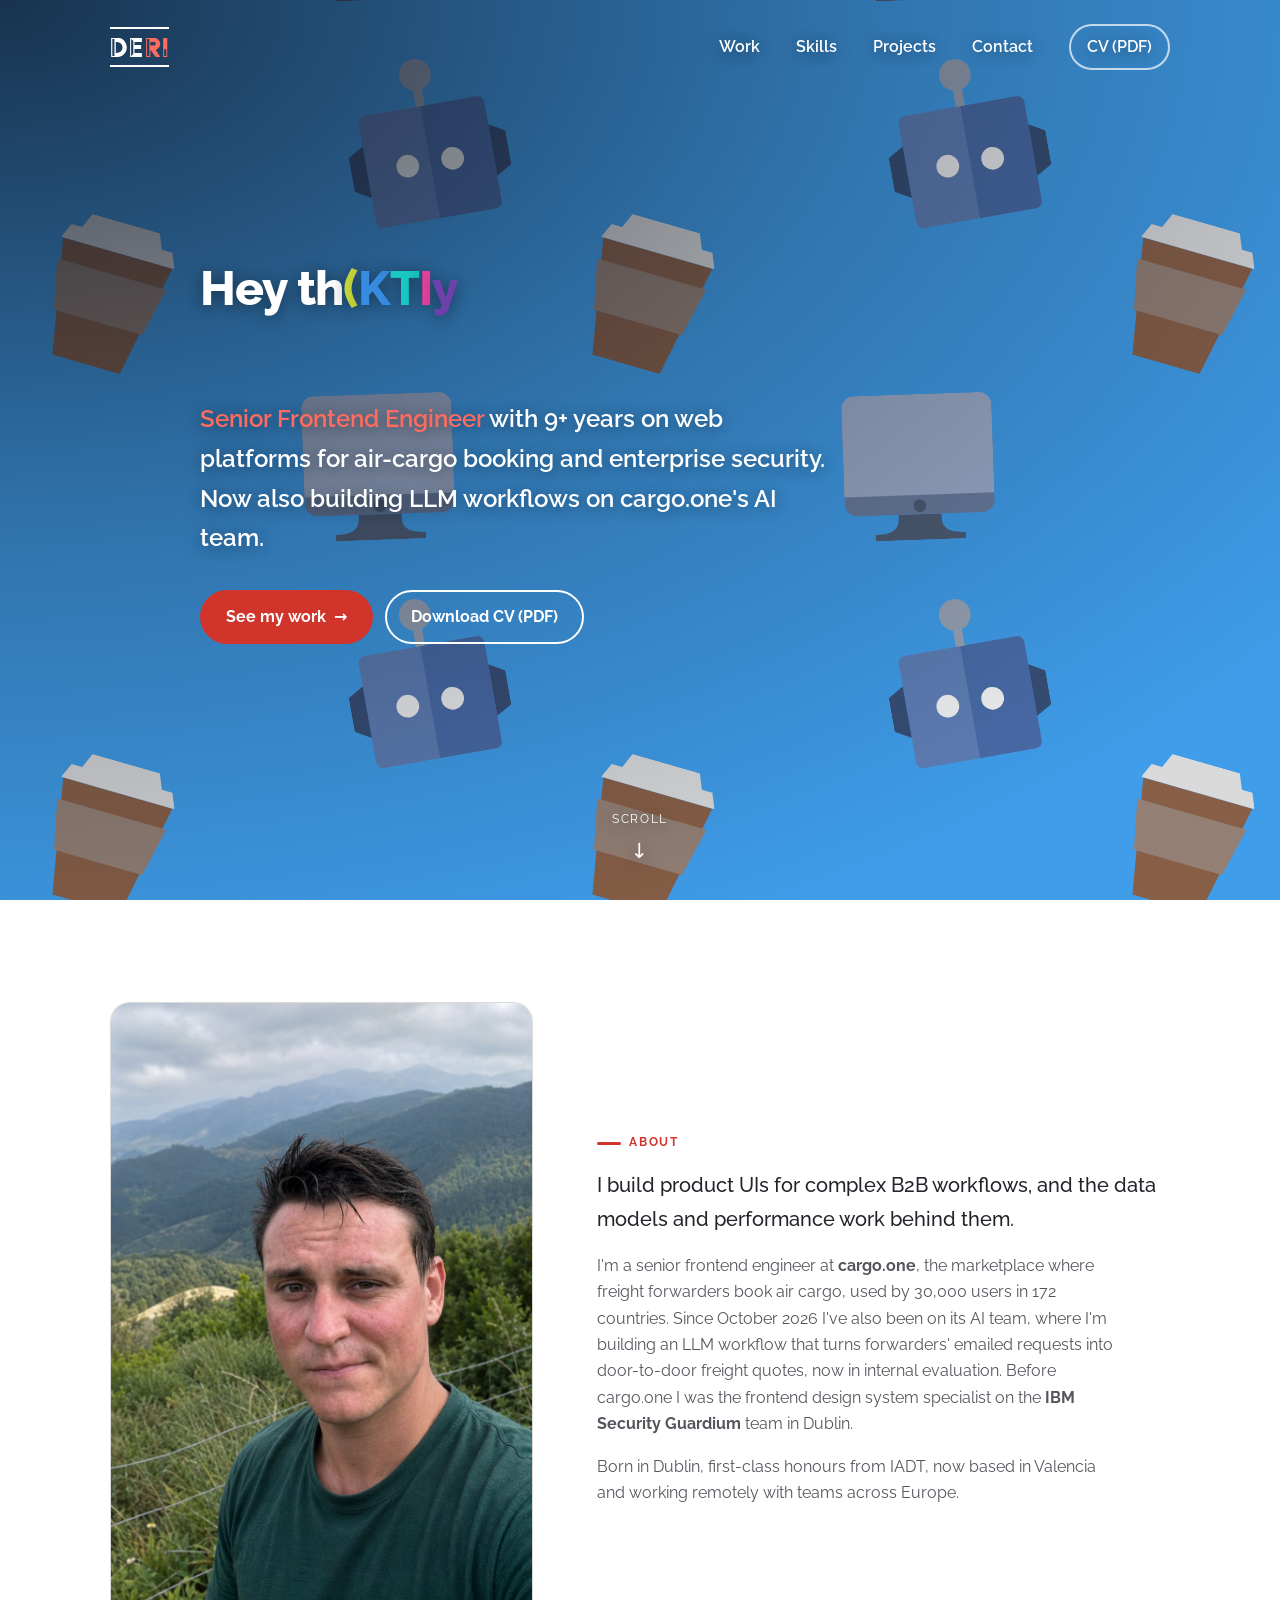
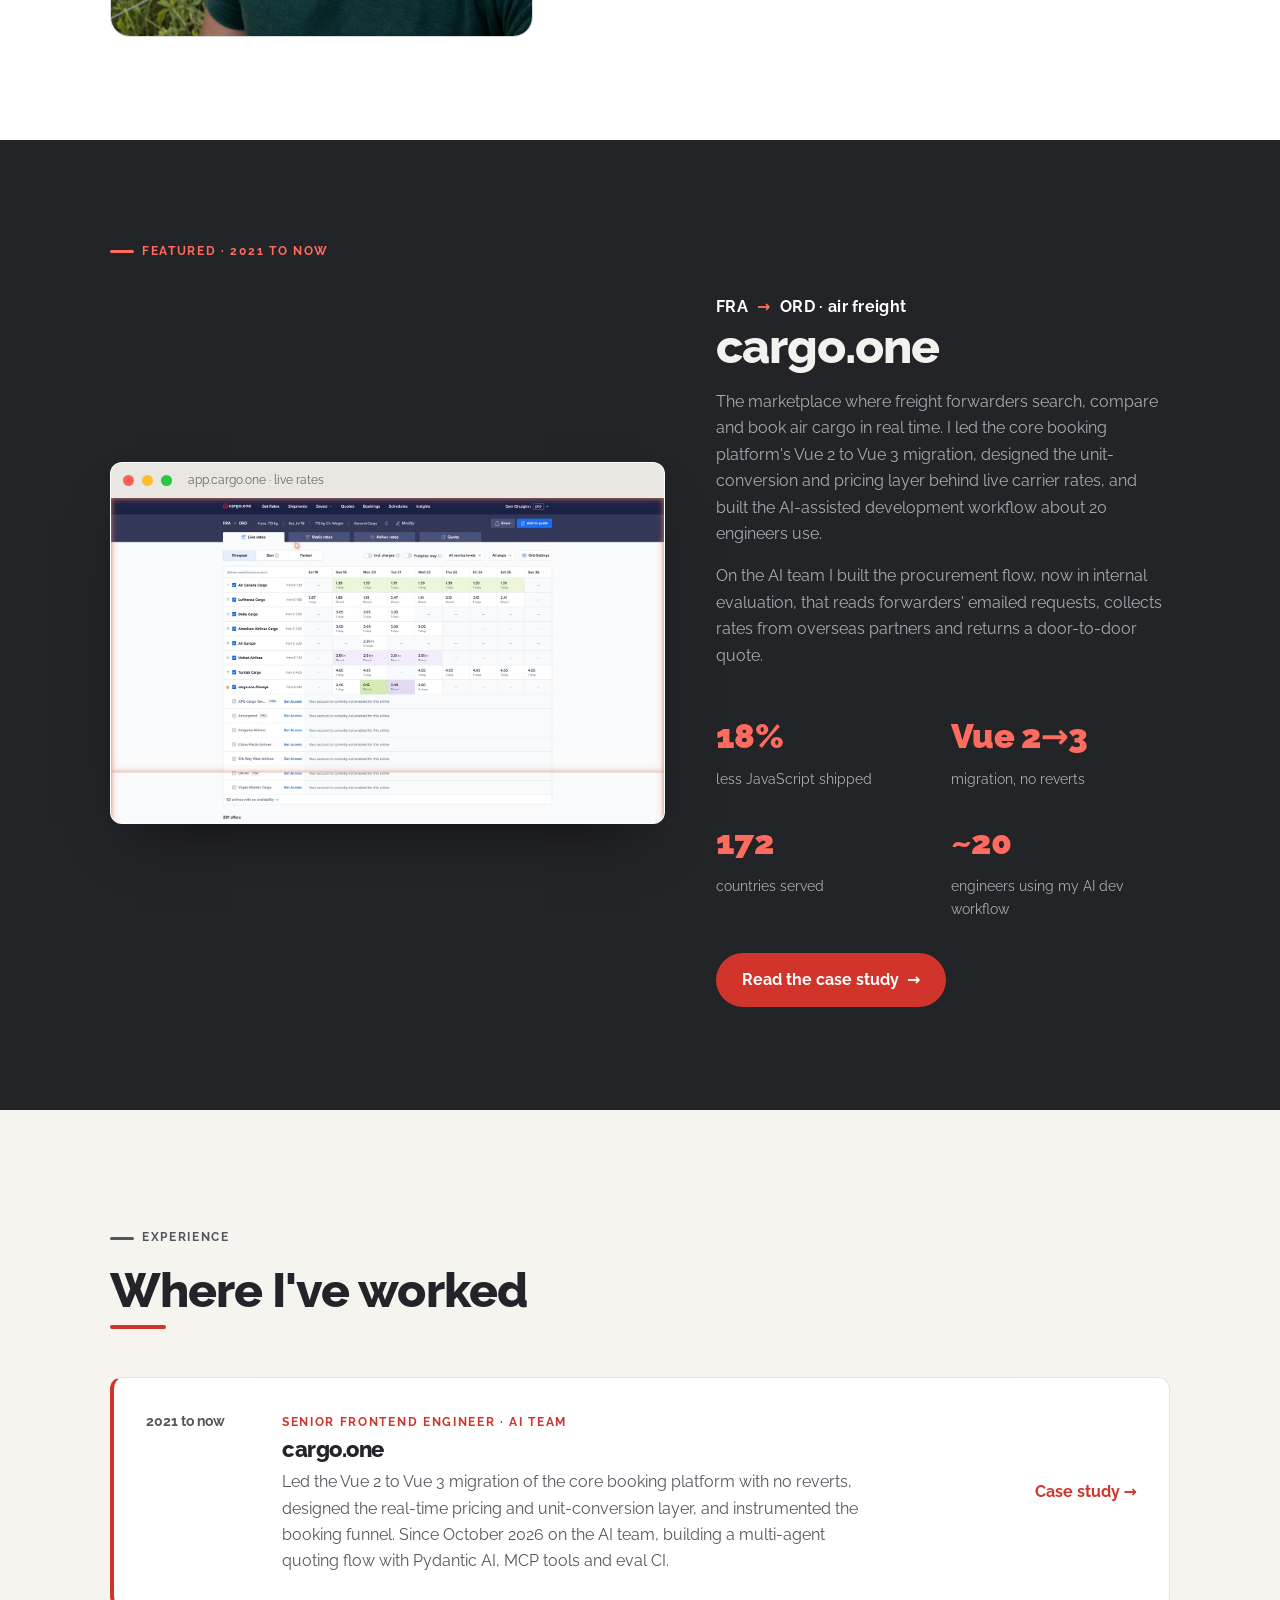
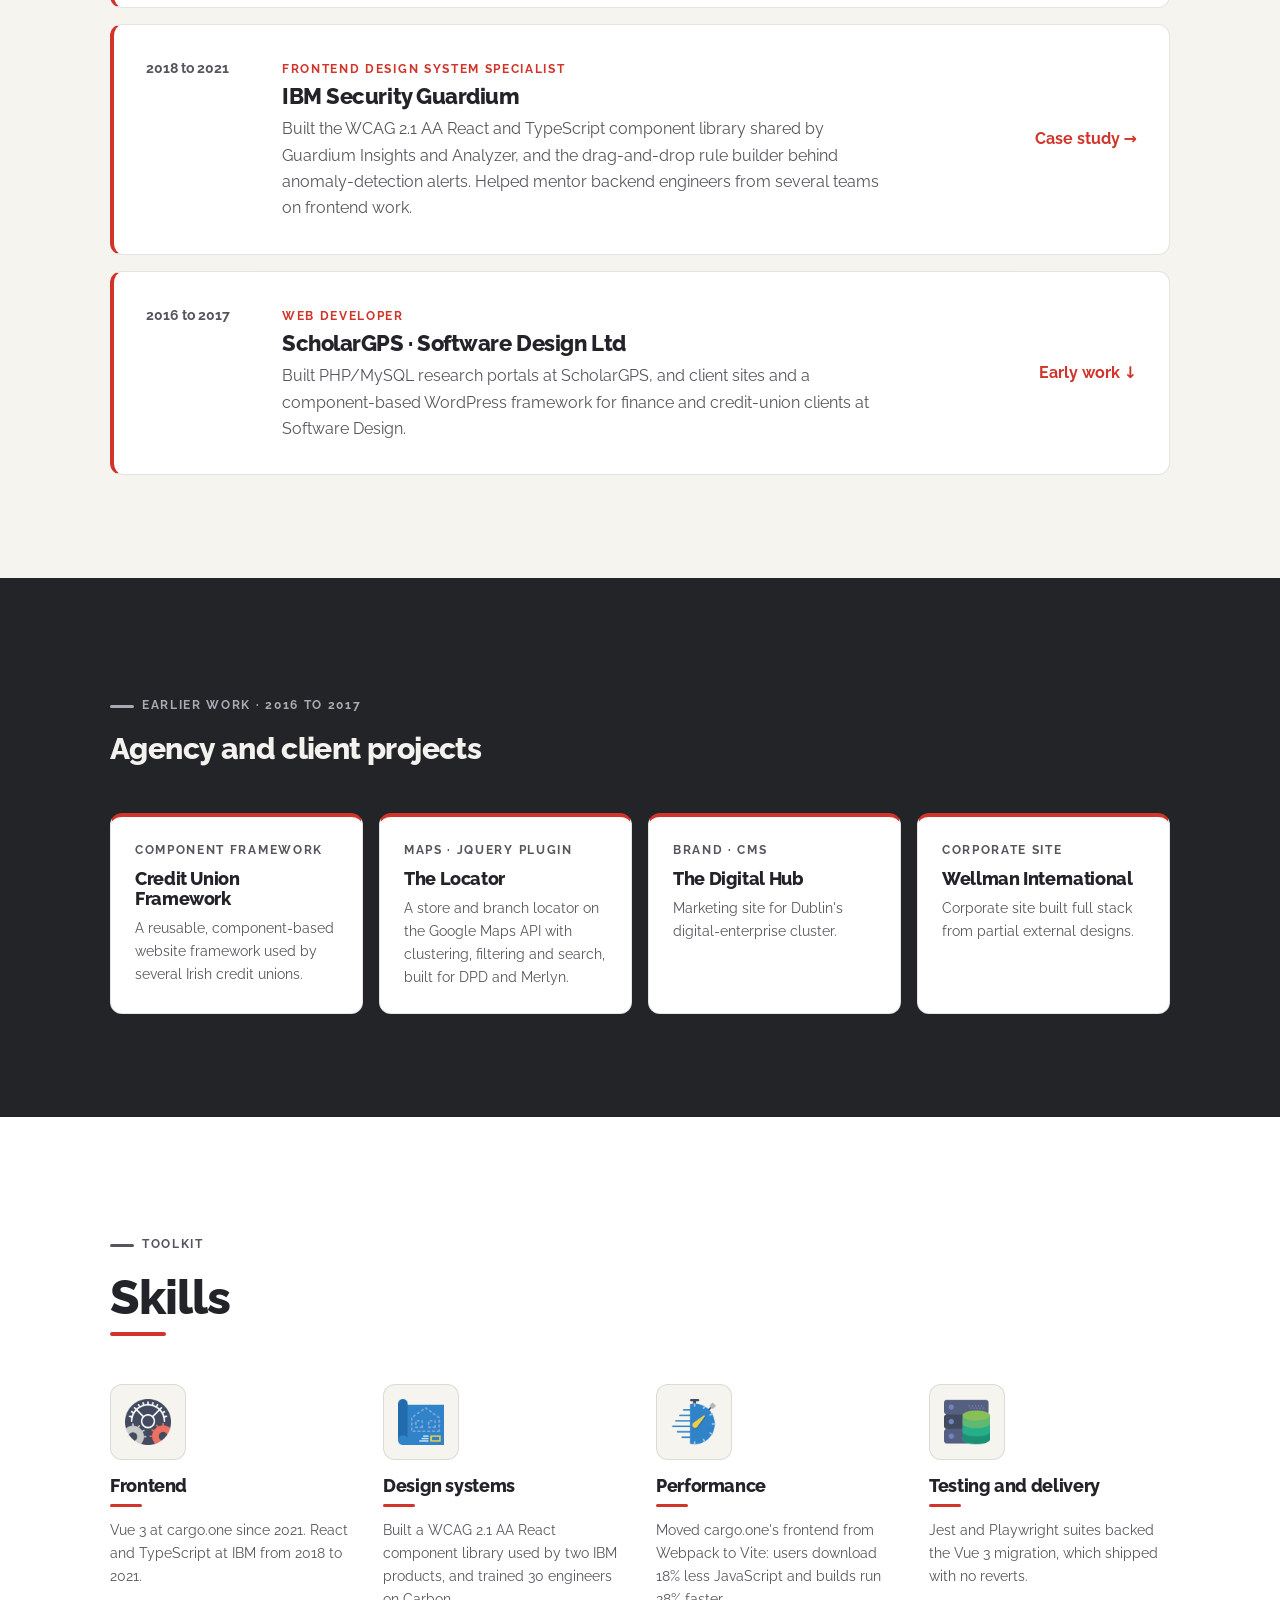
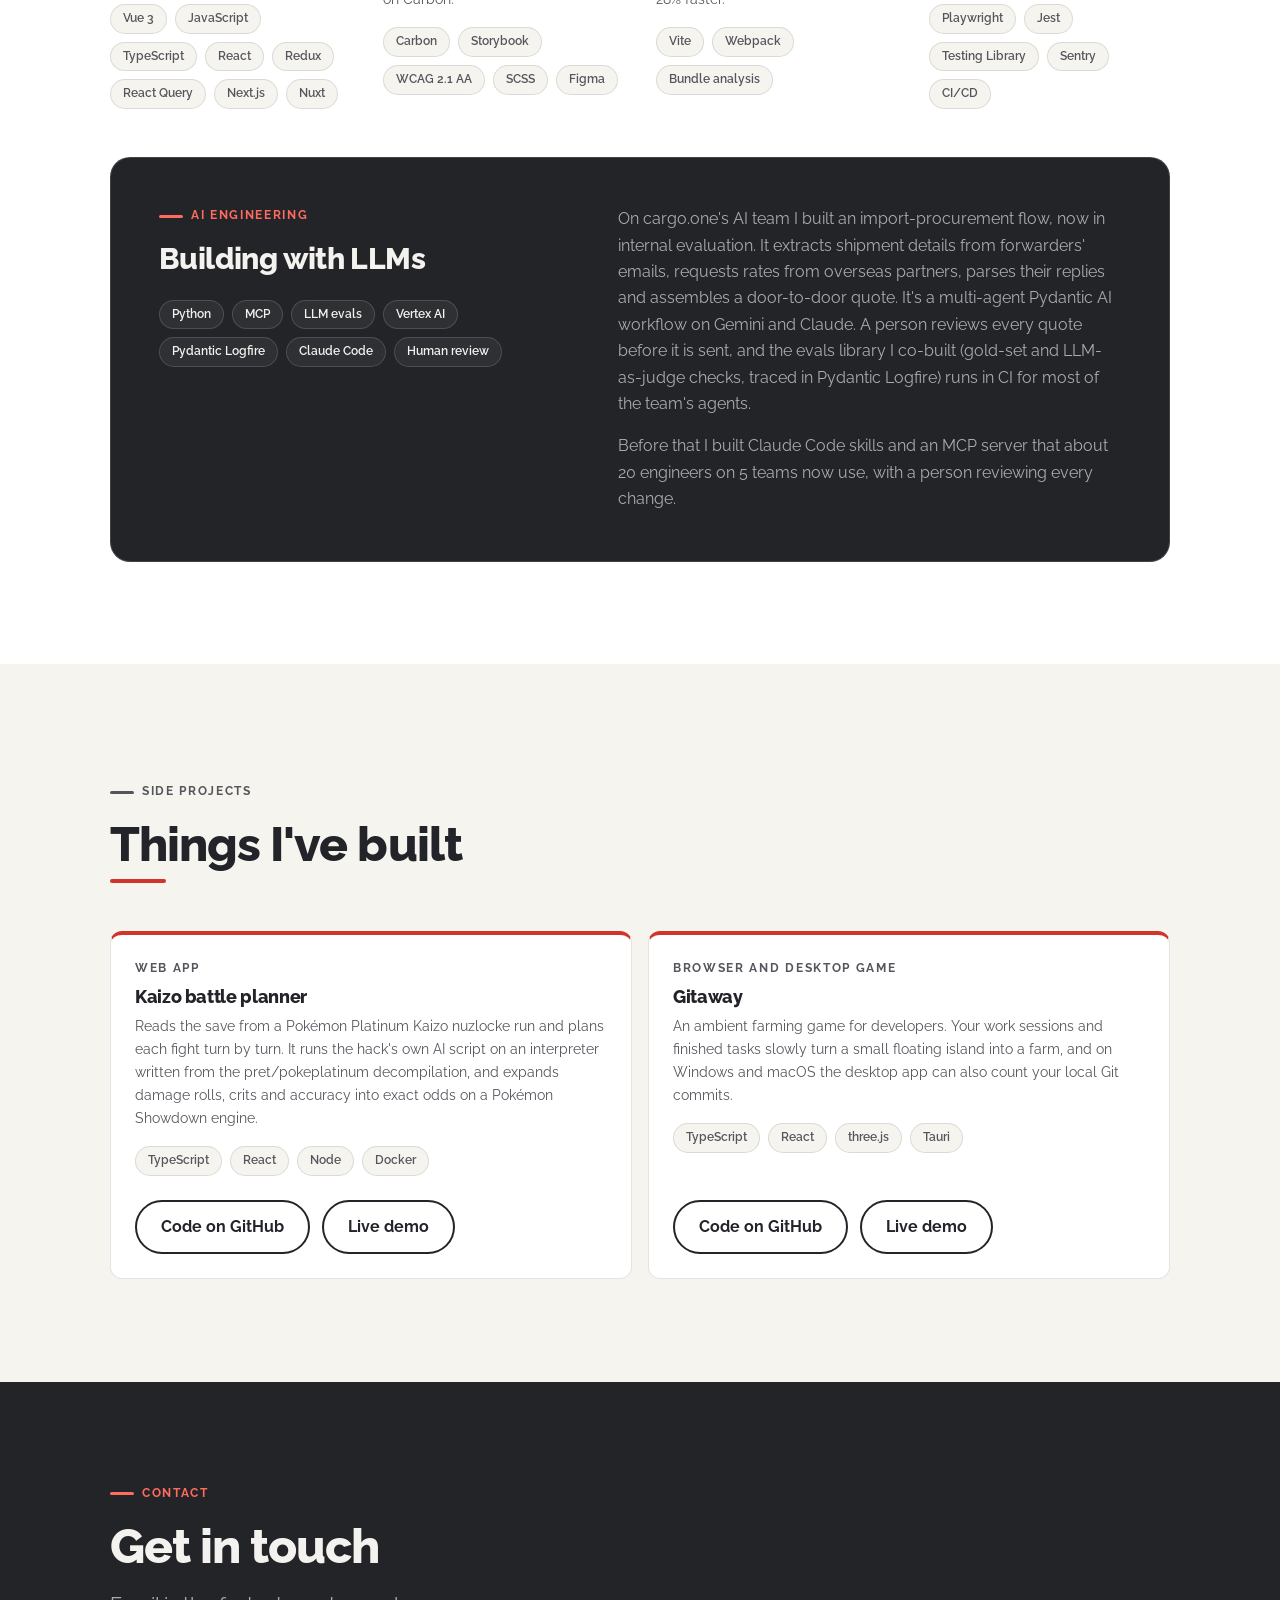
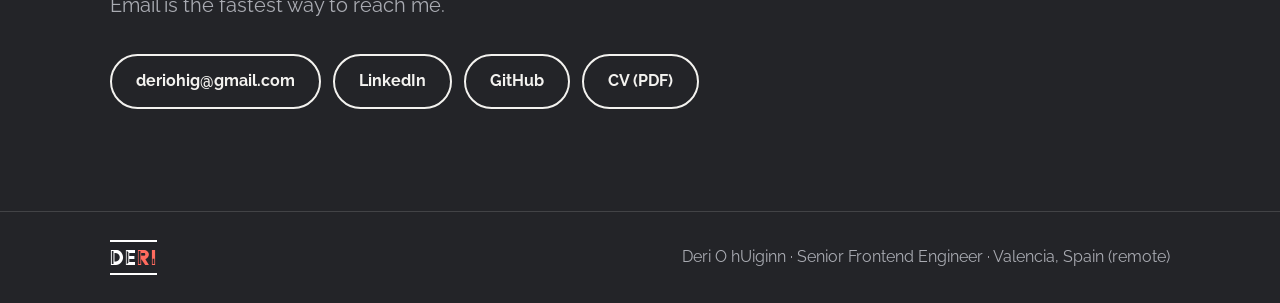
<file: index.html>
<!DOCTYPE html>
<html lang="en">
  <head>
    <meta charset="utf-8" />
    <meta name="viewport" content="width=device-width, initial-scale=1.0" />
    <title>Deri O hUiginn · Senior Frontend Engineer</title>
    <meta name="description" content="Deri O hUiginn, senior frontend engineer in Valencia, Spain. Nine years on web platforms for air-cargo booking (cargo.one) and enterprise security (IBM), now also building LLM workflows." />
    <link rel="icon" href="favicon.svg" type="image/svg+xml" />
    <link rel="preconnect" href="https://fonts.googleapis.com" />
    <link rel="preconnect" href="https://fonts.gstatic.com" crossorigin />
    <link rel="stylesheet" href="https://fonts.googleapis.com/css2?family=Raleway:wght@500;600;700;800;900&display=swap" />
    <link rel="stylesheet" href="styles.css" />
  </head>
  <body id="top">
    <a class="skip-link" href="#main">Skip to content</a>

    <!-- ============ HERO ============ -->
    <header class="hero">
      <div class="hero__nav">
        <div class="wrap nav__inner">
          <a class="brand" href="index.html" aria-label="Deri O hUiginn, home">DE<span class="r">RI</span></a>
          <nav class="nav__links" id="primary-nav" aria-label="Primary">
            <a href="#work">Work</a>
            <a href="#skills">Skills</a>
            <a href="#projects">Projects</a>
            <a href="#contact">Contact</a>
            <a class="nav__cta" href="images/Deri-O-Huiginn-Resume.pdf" download>CV (PDF)</a>
          </nav>
          <button class="nav__toggle" id="nav-icon3" aria-label="Open menu" aria-expanded="false" aria-controls="primary-nav">
            <span></span><span></span><span></span>
          </button>
        </div>
      </div>

      <div class="hero__body">
        <div class="wrap hero__inner">
          <h1 class="hero__im"><span class="visually-hidden">Hey there, I'm Deri.</span><span class="i-am" aria-hidden="true"></span></h1>
          <p class="hero__tag">
            <span class="accent">Senior Frontend Engineer</span> with 9+ years
            on web platforms for air-cargo booking and enterprise security. Now
            also building LLM workflows on cargo.one's AI team.
          </p>
          <div class="actions">
            <a class="btn btn--primary" href="#work">See my work <span class="arrow" aria-hidden="true">→</span></a>
            <a class="btn btn--ghost" href="images/Deri-O-Huiginn-Resume.pdf" download>Download CV (PDF)</a>
          </div>
        </div>
      </div>

      <div class="hero__scroll" aria-hidden="true">Scroll<span>↓</span></div>
    </header>

    <main id="main">
      <!-- ============ ABOUT ============ -->
      <section class="section" aria-labelledby="about-title">
        <div class="wrap about">
          <div class="about__photo"><img src="images/me.jpg" alt="Deri O hUiginn" width="900" height="1352" /></div>
          <div class="about__body">
            <p class="eyebrow" id="about-title">About</p>
            <p class="lead">
              I build product UIs for complex B2B workflows, and the data models
              and performance work behind them.
            </p>
            <p>
              I'm a senior frontend engineer at <strong>cargo.one</strong>, the
              marketplace where freight forwarders book air cargo, used by 30,000
              users in 172 countries. Since October 2026 I've also been on its AI
              team, where I'm building an LLM workflow that turns forwarders' emailed requests into door-to-door freight quotes, now in internal evaluation. Before cargo.one
              I was the frontend design system specialist on the
              <strong>IBM Security Guardium</strong> team in Dublin.
            </p>
            <p>
              Born in Dublin, first-class honours from IADT, now based in Valencia
              and working remotely with teams across Europe.
            </p>
          </div>
        </div>
      </section>

      <!-- ============ FEATURED: cargo.one ============ -->
      <section class="section section--ink" id="work" aria-labelledby="work-title">
        <div class="wrap">
          <p class="eyebrow">Featured · 2021 to now</p>
          <div class="feature">
            <div class="feature__media">
              <figure class="window">
                <div class="window__bar" aria-hidden="true"><span class="window__dot"></span><span class="window__dot"></span><span class="window__dot"></span><span class="window__url">app.cargo.one · live rates</span></div>
                <img src="images/cargo-live-rates.jpg" alt="cargo.one live-rate comparison grid: carriers by date, sorted by price" width="1600" height="939" loading="lazy" />
              </figure>
            </div>
            <div class="feature__body">
              <p class="route">FRA <span class="arrow" aria-hidden="true">→</span> ORD · air freight</p>
              <h2 class="h-lg" id="work-title">cargo.one</h2>
              <p>
                The marketplace where freight forwarders search, compare and book
                air cargo in real time. I led the core booking platform's Vue 2 to
                Vue 3 migration, designed the unit-conversion and pricing layer
                behind live carrier rates, and built the AI-assisted development
                workflow about 20 engineers use.
              </p>
              <p>
                On the AI team I built the procurement flow, now in internal evaluation, that reads forwarders'
                emailed requests, collects rates from overseas partners and returns
                a door-to-door quote.
              </p>
              <dl class="stats">
                <div class="stat"><dt class="stat__k">less JavaScript shipped</dt><dd class="stat__v">18%</dd></div>
                <div class="stat"><dt class="stat__k">migration, no reverts</dt><dd class="stat__v">Vue 2→3</dd></div>
                <div class="stat"><dt class="stat__k">countries served</dt><dd class="stat__v">172</dd></div>
                <div class="stat"><dt class="stat__k">engineers using my AI dev workflow</dt><dd class="stat__v">~20</dd></div>
              </dl>
              <div class="actions">
                <a class="btn btn--primary" href="cargo-one.html">Read the case study <span class="arrow" aria-hidden="true">→</span></a>
              </div>
            </div>
          </div>
        </div>
      </section>

      <!-- ============ EXPERIENCE ============ -->
      <section class="section section--paper2" aria-labelledby="exp-title">
        <div class="wrap">
          <div class="head">
            <p class="eyebrow">Experience</p>
            <h2 class="h-lg uline" id="exp-title">Where I've worked</h2>
          </div>
          <div class="worklist">
            <article class="workcard">
              <div class="workcard__year">2021 to now</div>
              <div>
                <p class="workcard__role">Senior Frontend Engineer · AI Team</p>
                <h3 class="workcard__title">cargo.one</h3>
                <p class="workcard__desc">Led the Vue 2 to Vue 3 migration of the core booking platform with no reverts, designed the real-time pricing and unit-conversion layer, and instrumented the booking funnel. Since October 2026 on the AI team, building a multi-agent quoting flow with Pydantic AI, MCP tools and eval CI.</p>
              </div>
              <a class="workcard__link" href="cargo-one.html">Case study <span aria-hidden="true">→</span></a>
            </article>
            <article class="workcard">
              <div class="workcard__year">2018 to 2021</div>
              <div>
                <p class="workcard__role">Frontend Design System Specialist</p>
                <h3 class="workcard__title">IBM Security Guardium</h3>
                <p class="workcard__desc">Built the WCAG 2.1 AA React and TypeScript component library shared by Guardium Insights and Analyzer, and the drag-and-drop rule builder behind anomaly-detection alerts. Helped mentor backend engineers from several teams on frontend work.</p>
              </div>
              <a class="workcard__link" href="ibm-security.html">Case study <span aria-hidden="true">→</span></a>
            </article>
            <article class="workcard">
              <div class="workcard__year">2016 to 2017</div>
              <div>
                <p class="workcard__role">Web Developer</p>
                <h3 class="workcard__title">ScholarGPS · Software Design Ltd</h3>
                <p class="workcard__desc">Built PHP/MySQL research portals at ScholarGPS, and client sites and a component-based WordPress framework for finance and credit-union clients at Software Design.</p>
              </div>
              <a class="workcard__link" href="#early">Early work <span aria-hidden="true">↓</span></a>
            </article>
          </div>
        </div>
      </section>

      <!-- ============ EARLIER WORK ============ -->
      <section class="section section--ink" id="early" aria-labelledby="early-title">
        <div class="wrap">
          <div class="head">
            <p class="eyebrow">Earlier work · 2016 to 2017</p>
            <h2 class="h-md" id="early-title">Agency and client projects</h2>
          </div>
          <div class="minicards">
            <article class="minicard">
              <p class="minicard__meta">Component framework</p>
              <h3 class="minicard__title">Credit Union Framework</h3>
              <p class="minicard__desc">A reusable, component-based website framework used by several Irish credit unions.</p>
            </article>
            <article class="minicard">
              <p class="minicard__meta">Maps · jQuery plugin</p>
              <h3 class="minicard__title">The Locator</h3>
              <p class="minicard__desc">A store and branch locator on the Google Maps API with clustering, filtering and search, built for DPD and Merlyn.</p>
            </article>
            <article class="minicard">
              <p class="minicard__meta">Brand · CMS</p>
              <h3 class="minicard__title">The Digital Hub</h3>
              <p class="minicard__desc">Marketing site for Dublin's digital-enterprise cluster.</p>
            </article>
            <article class="minicard">
              <p class="minicard__meta">Corporate site</p>
              <h3 class="minicard__title">Wellman International</h3>
              <p class="minicard__desc">Corporate site built full stack from partial external designs.</p>
            </article>
          </div>
        </div>
      </section>

      <!-- ============ SKILLS ============ -->
      <section class="section" id="skills" aria-labelledby="skills-title">
        <div class="wrap">
          <div class="head">
            <p class="eyebrow">Toolkit</p>
            <h2 class="h-lg uline" id="skills-title">Skills</h2>
          </div>
          <div class="skillgrid">
            <div class="skill">
              <div class="skill__icon"><img src="images/settings-1.png" alt="" width="46" height="46" /></div>
              <h3 class="skill__title">Frontend</h3>
              <p class="skill__desc">Vue 3 at cargo.one since 2021. React and TypeScript at IBM from 2018 to 2021.</p>
              <ul class="tags" aria-label="Frontend skills"><li class="tag">Vue 3</li><li class="tag">JavaScript</li><li class="tag">TypeScript</li><li class="tag">React</li><li class="tag">Redux</li><li class="tag">React Query</li><li class="tag">Next.js</li><li class="tag">Nuxt</li></ul>
            </div>
            <div class="skill">
              <div class="skill__icon"><img src="images/blueprint.png" alt="" width="46" height="46" /></div>
              <h3 class="skill__title">Design systems</h3>
              <p class="skill__desc">Built a WCAG 2.1 AA React component library used by two IBM products, and trained 30 engineers on Carbon.</p>
              <ul class="tags" aria-label="Design system skills"><li class="tag">Carbon</li><li class="tag">Storybook</li><li class="tag">WCAG 2.1 AA</li><li class="tag">SCSS</li><li class="tag">Figma</li></ul>
            </div>
            <div class="skill">
              <div class="skill__icon"><img src="images/stopwatch-4.png" alt="" width="46" height="46" /></div>
              <h3 class="skill__title">Performance</h3>
              <p class="skill__desc">Moved cargo.one's frontend from Webpack to Vite: users download 18% less JavaScript and builds run 28% faster.</p>
              <ul class="tags" aria-label="Performance skills"><li class="tag">Vite</li><li class="tag">Webpack</li><li class="tag">Bundle analysis</li></ul>
            </div>
            <div class="skill">
              <div class="skill__icon"><img src="images/database.png" alt="" width="46" height="46" /></div>
              <h3 class="skill__title">Testing and delivery</h3>
              <p class="skill__desc">Jest and Playwright suites backed the Vue 3 migration, which shipped with no reverts.</p>
              <ul class="tags" aria-label="Testing skills"><li class="tag">Playwright</li><li class="tag">Jest</li><li class="tag">Testing Library</li><li class="tag">Sentry</li><li class="tag">CI/CD</li></ul>
            </div>
          </div>

          <!-- AI engineering panel -->
          <div class="aipanel">
            <div class="aipanel__grid">
              <div>
                <p class="eyebrow">AI engineering</p>
                <h3 class="aipanel__title">Building with LLMs</h3>
                <ul class="tags" aria-label="AI engineering skills">
                  <li class="tag">Python</li><li class="tag">MCP</li><li class="tag">LLM evals</li><li class="tag">Vertex AI</li>
                  <li class="tag">Pydantic Logfire</li><li class="tag">Claude Code</li><li class="tag">Human review</li>
                </ul>
              </div>
              <div class="aipanel__body">
                <p>On cargo.one's AI team I built an import-procurement flow, now in internal evaluation. It extracts shipment details from forwarders' emails, requests rates from overseas partners, parses their replies and assembles a door-to-door quote. It's a multi-agent Pydantic AI workflow on Gemini and Claude. A person reviews every quote before it is sent, and the evals library I co-built (gold-set and LLM-as-judge checks, traced in Pydantic Logfire) runs in CI for most of the team's agents.</p>
                <p>Before that I built Claude Code skills and an MCP server that about 20 engineers on 5 teams now use, with a person reviewing every change.</p>
              </div>
            </div>
          </div>
        </div>
      </section>

      <!-- ============ SIDE PROJECTS ============ -->
      <section class="section section--paper2" id="projects" aria-labelledby="projects-title">
        <div class="wrap">
          <div class="head">
            <p class="eyebrow">Side projects</p>
            <h2 class="h-lg uline" id="projects-title">Things I've built</h2>
          </div>
          <div class="minicards">
            <article class="minicard minicard--project">
              <p class="minicard__meta">Web app</p>
              <h3 class="minicard__title">Kaizo battle planner</h3>
              <p class="minicard__desc">Reads the save from a Pokémon Platinum Kaizo nuzlocke run and plans each fight turn by turn. It runs the hack's own AI script on an interpreter written from the pret/pokeplatinum decompilation, and expands damage rolls, crits and accuracy into exact odds on a Pokémon Showdown engine.</p>
              <ul class="tags" aria-label="Kaizo battle planner stack"><li class="tag">TypeScript</li><li class="tag">React</li><li class="tag">Node</li><li class="tag">Docker</li></ul>
              <div class="actions">
                <a class="btn btn--ghost" href="https://github.com/Deriohig/kaizo-battle-planner" target="_blank" rel="noopener">Code on GitHub<span class="visually-hidden">: Kaizo battle planner</span></a>
                <a class="btn btn--ghost" href="https://ai.2-29-142-203.sslip.io" target="_blank" rel="noopener">Live demo<span class="visually-hidden">: Kaizo battle planner</span></a>
              </div>
            </article>
            <article class="minicard minicard--project">
              <p class="minicard__meta">Browser and desktop game</p>
              <h3 class="minicard__title">Gitaway</h3>
              <p class="minicard__desc">An ambient farming game for developers. Your work sessions and finished tasks slowly turn a small floating island into a farm, and on Windows and macOS the desktop app can also count your local Git commits.</p>
              <ul class="tags" aria-label="Gitaway stack"><li class="tag">TypeScript</li><li class="tag">React</li><li class="tag">three.js</li><li class="tag">Tauri</li></ul>
              <div class="actions">
                <a class="btn btn--ghost" href="https://github.com/Deriohig/gitaway-game" target="_blank" rel="noopener">Code on GitHub<span class="visually-hidden">: Gitaway</span></a>
                <a class="btn btn--ghost" href="https://gitaway-dev.pages.dev" target="_blank" rel="noopener">Live demo<span class="visually-hidden">: Gitaway</span></a>
              </div>
            </article>
          </div>
        </div>
      </section>

      <!-- ============ CONTACT ============ -->
      <section class="section section--ink" id="contact" aria-labelledby="contact-title">
        <div class="wrap">
          <p class="eyebrow">Contact</p>
          <h2 class="h-lg" id="contact-title">Get in touch</h2>
          <p class="lead">
            Email is the fastest way to reach me.
          </p>
          <div class="contact__links">
            <a class="btn btn--ghost" href="mailto:deriohig@gmail.com">deriohig@gmail.com</a>
            <a class="btn btn--ghost" href="https://www.linkedin.com/in/deri-o-huiginn-255b68a7/" target="_blank" rel="noopener">LinkedIn</a>
            <a class="btn btn--ghost" href="https://github.com/Deriohig" target="_blank" rel="noopener">GitHub</a>
            <a class="btn btn--ghost" href="images/Deri-O-Huiginn-Resume.pdf" download>CV (PDF)</a>
          </div>
        </div>
      </section>
    </main>

    <footer class="footer">
      <div class="wrap footer__inner">
        <span class="brand" aria-hidden="true">DE<span class="r">RI</span></span>
        <span>Deri O hUiginn · Senior Frontend Engineer · Valencia, Spain (remote)</span>
      </div>
    </footer>

    <script src="script.js" defer></script>
  </body>
</html>
</file>
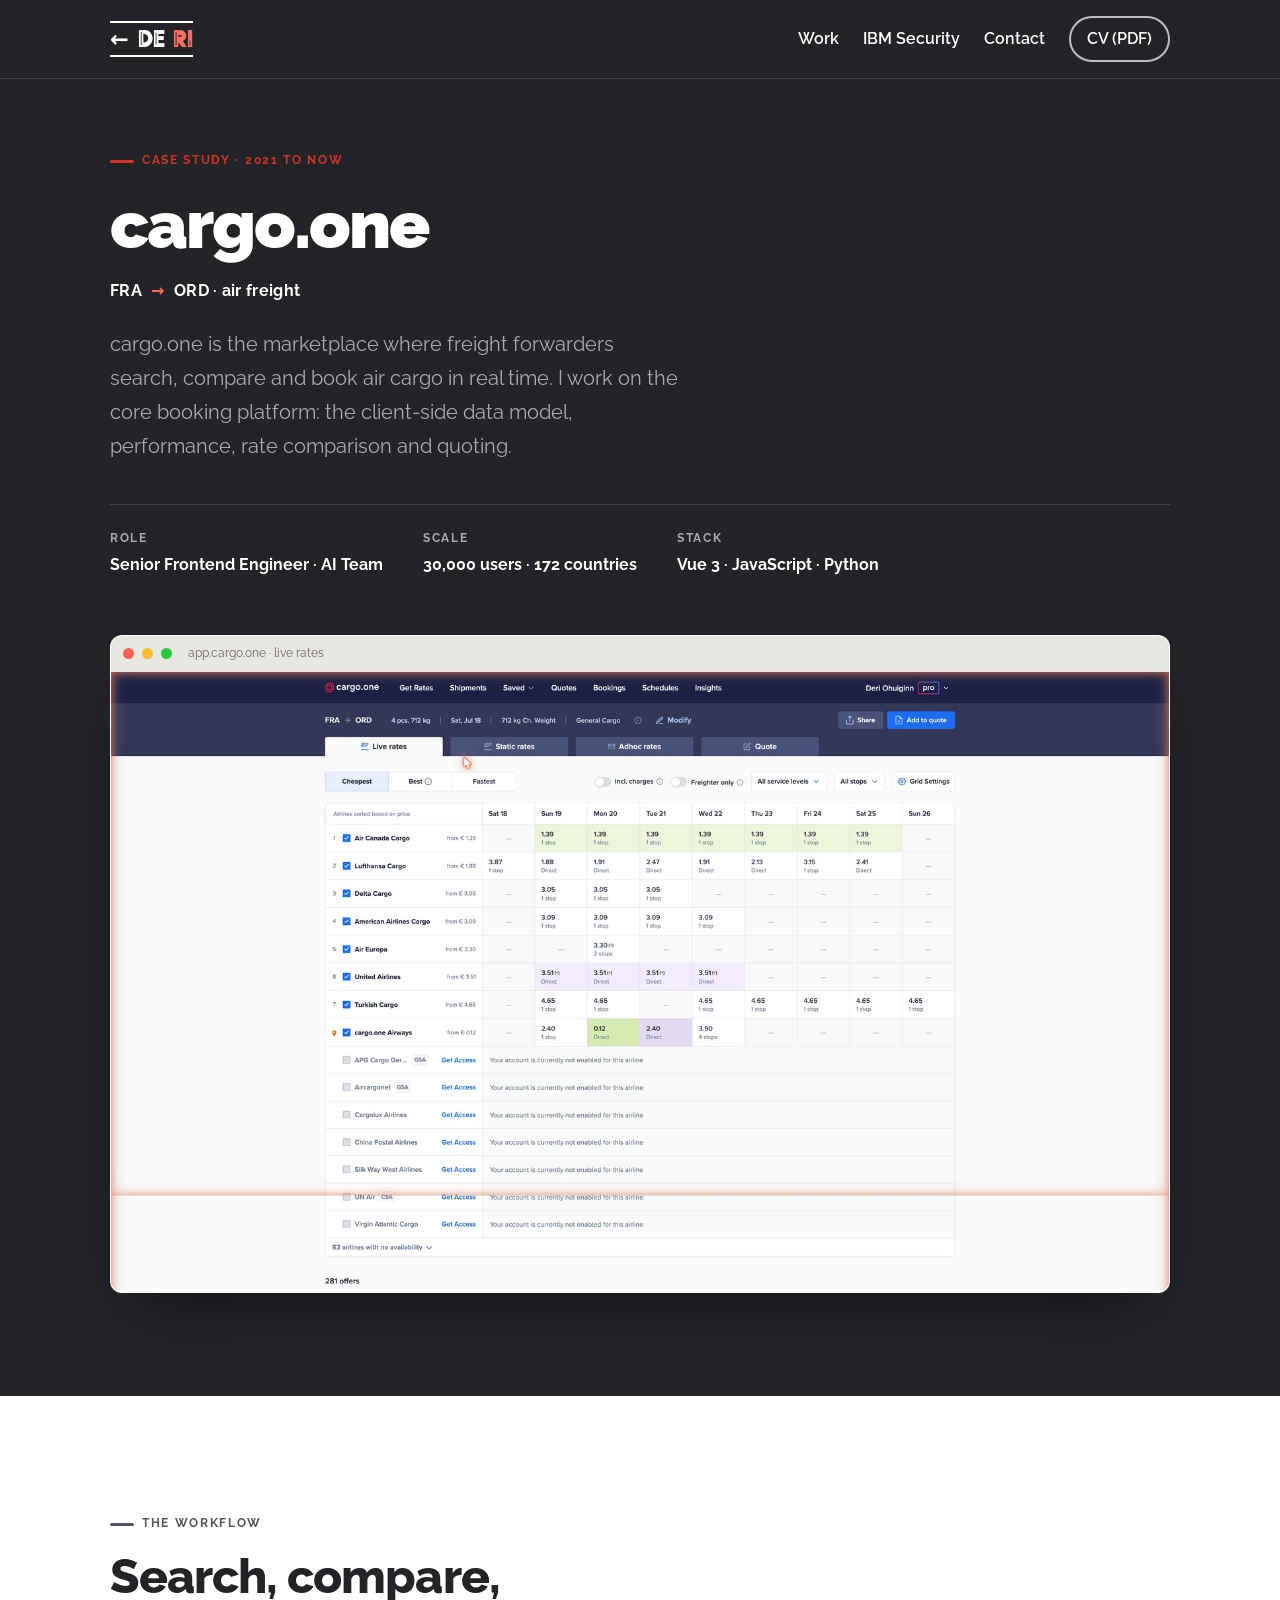
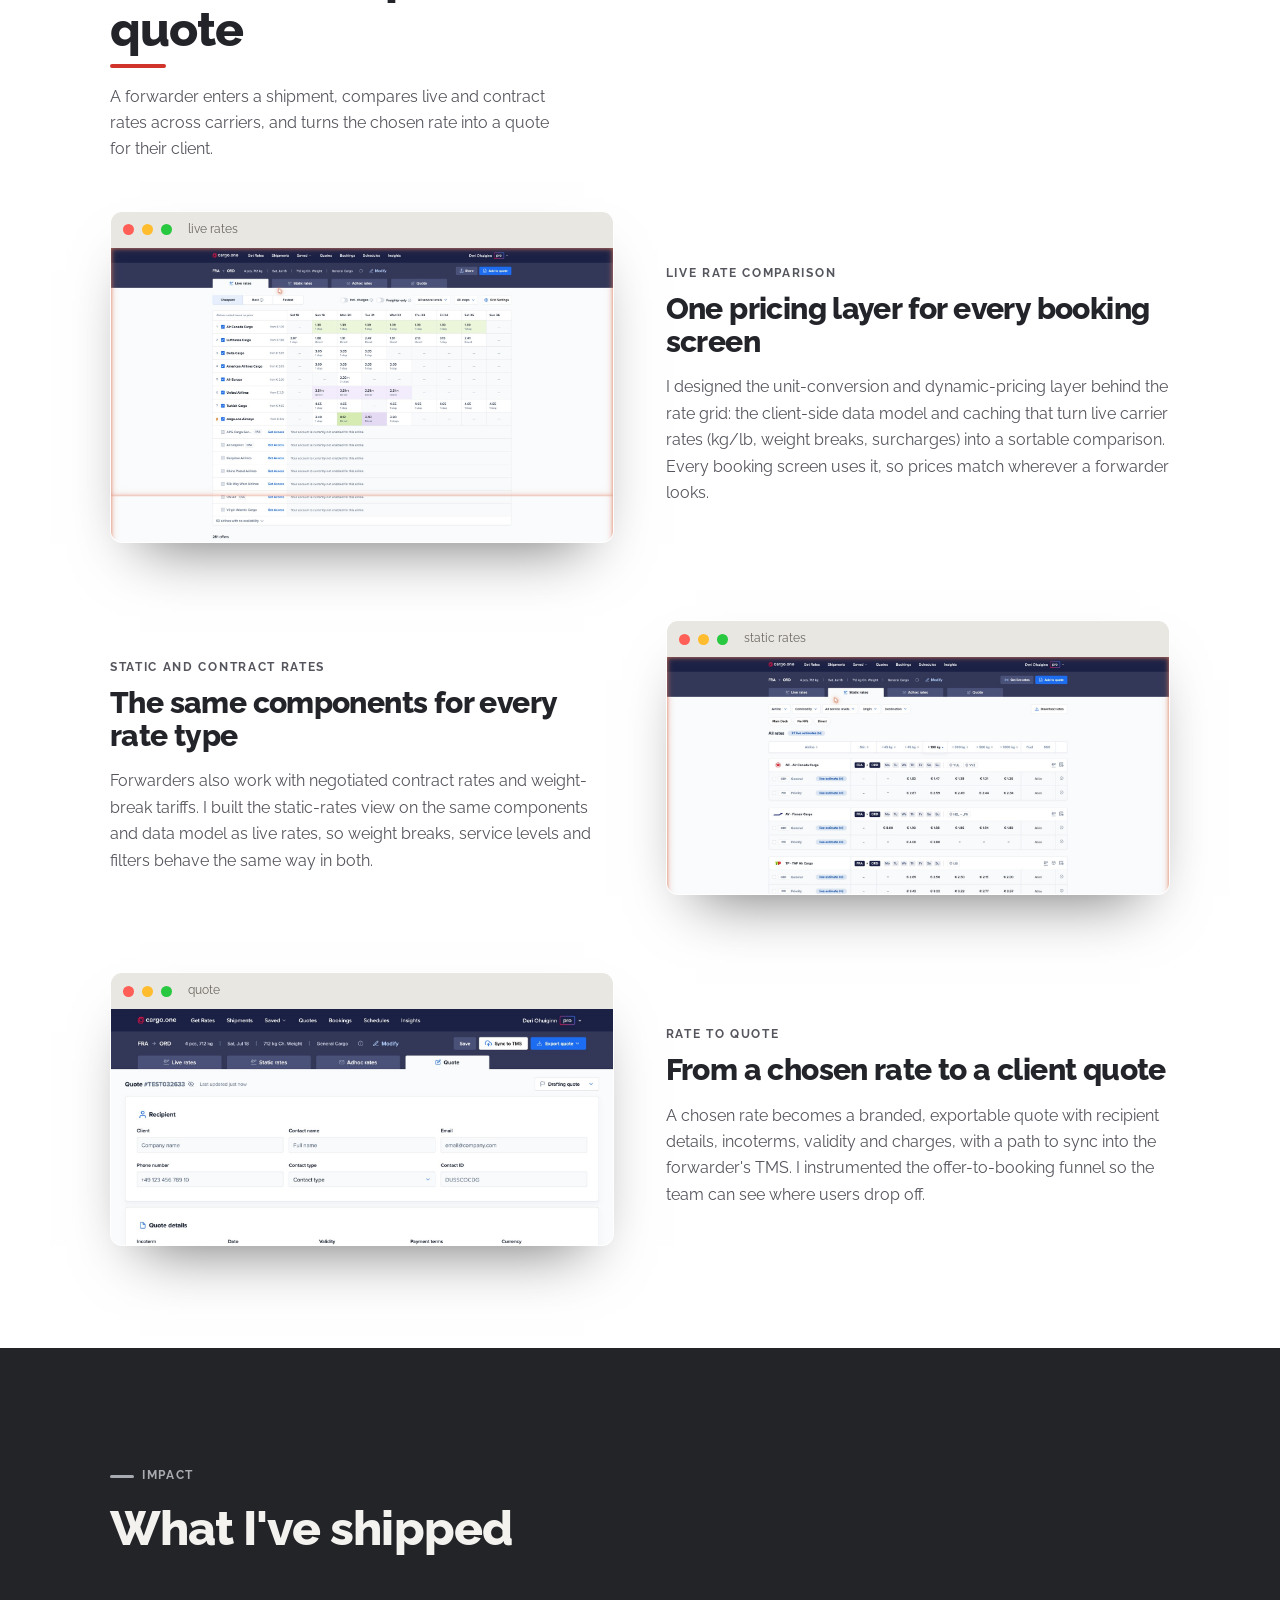
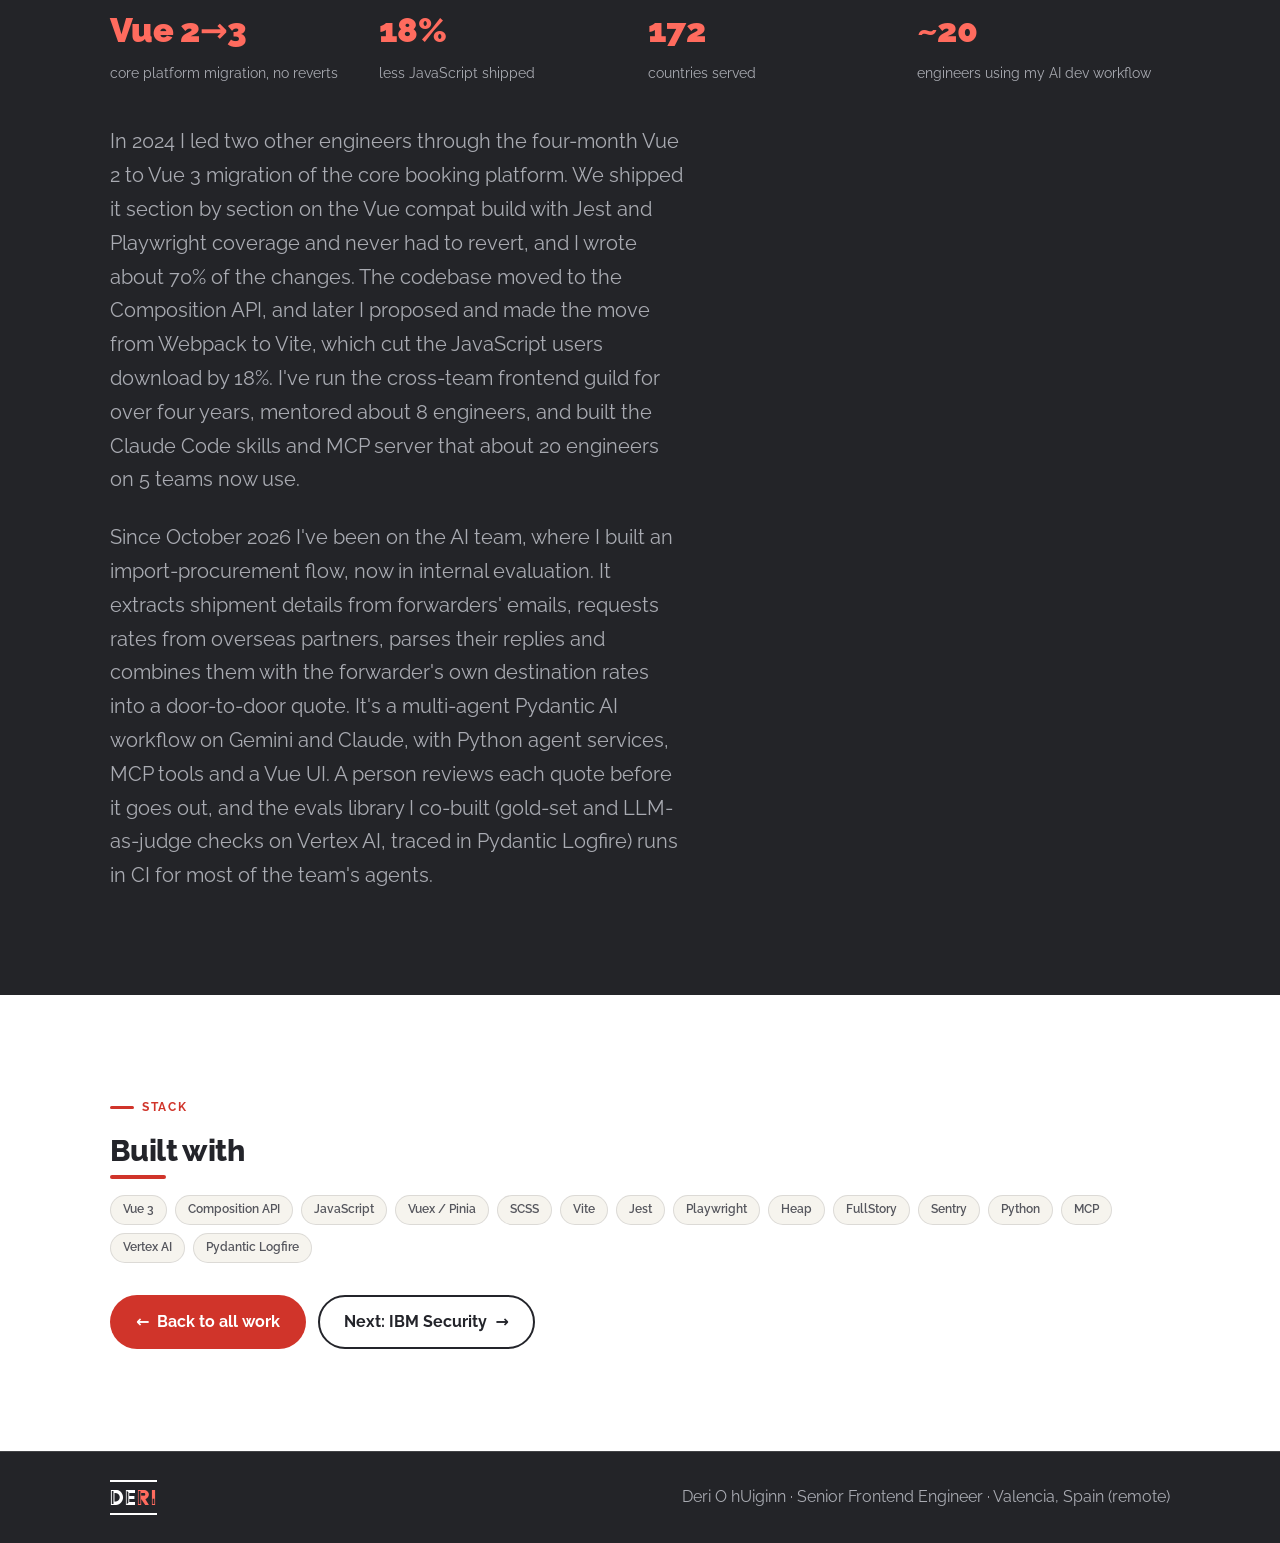
<file: cargo-one.html>
<!DOCTYPE html>
<html lang="en">
  <head>
    <meta charset="utf-8" />
    <meta name="viewport" content="width=device-width, initial-scale=1.0" />
    <title>cargo.one case study · Deri O hUiginn</title>
    <meta name="description" content="cargo.one case study: the Vue 2 to Vue 3 migration of the core booking platform, the real-time pricing layer, the rate-to-quote flow, and an LLM quoting workflow in internal evaluation." />
    <link rel="icon" href="favicon.svg" type="image/svg+xml" />
    <link rel="preconnect" href="https://fonts.googleapis.com" />
    <link rel="preconnect" href="https://fonts.gstatic.com" crossorigin />
    <link rel="stylesheet" href="https://fonts.googleapis.com/css2?family=Raleway:wght@500;600;700;800;900&display=swap" />
    <link rel="stylesheet" href="styles.css" />
  </head>
  <body>
    <a class="skip-link" href="#main">Skip to content</a>

    <header class="topbar">
      <div class="wrap nav__inner">
        <a class="brand back" href="index.html#work" aria-label="Back to home"><span aria-hidden="true">←</span> DE<span class="r">RI</span></a>
        <nav class="topbar__links" aria-label="Case studies">
          <a href="index.html#work">Work</a>
          <a href="ibm-security.html">IBM Security</a>
          <a href="index.html#contact">Contact</a>
          <a class="nav__cta" href="images/Deri-O-Huiginn-Resume.pdf" download>CV (PDF)</a>
        </nav>
      </div>
    </header>

    <main id="main">
      <section class="case-hero section">
        <div class="wrap">
          <p class="eyebrow">Case study · 2021 to now</p>
          <h1 class="h-xl">cargo.one</h1>
          <p class="route">FRA <span class="arrow" aria-hidden="true">→</span> ORD · air freight</p>
          <p class="lead">
            cargo.one is the marketplace where freight forwarders search, compare
            and book air cargo in real time. I work on the core booking platform:
            the client-side data model, performance, rate comparison and quoting.
          </p>
          <dl class="case-hero__meta">
            <div><dt class="k">Role</dt><dd class="v">Senior Frontend Engineer · AI Team</dd></div>
            <div><dt class="k">Scale</dt><dd class="v">30,000 users · 172 countries</dd></div>
            <div><dt class="k">Stack</dt><dd class="v">Vue 3 · JavaScript · Python</dd></div>
          </dl>
          <figure class="window case-shot">
            <div class="window__bar" aria-hidden="true"><span class="window__dot"></span><span class="window__dot"></span><span class="window__dot"></span><span class="window__url">app.cargo.one · live rates</span></div>
            <img src="images/cargo-live-rates.jpg" alt="cargo.one live-rate comparison grid: carriers by date, sorted by price" width="1600" height="939" />
          </figure>
        </div>
      </section>

      <section class="section" aria-labelledby="flow-title">
        <div class="wrap">
          <div class="head">
            <p class="eyebrow">The workflow</p>
            <h2 class="h-lg uline" id="flow-title">Search, compare, quote</h2>
            <p>A forwarder enters a shipment, compares live and contract rates across carriers, and turns the chosen rate into a quote for their client.</p>
          </div>

          <div class="feat-row">
            <div class="feat-row__media">
              <figure class="window">
                <div class="window__bar" aria-hidden="true"><span class="window__dot"></span><span class="window__dot"></span><span class="window__dot"></span><span class="window__url">live rates</span></div>
                <img src="images/cargo-live-rates.jpg" alt="Live rate comparison grid" width="1600" height="939" loading="lazy" />
              </figure>
            </div>
            <div class="feat-row__body">
              <p class="feat-row__ey">Live rate comparison</p>
              <h3>One pricing layer for every booking screen</h3>
              <p>
                I designed the unit-conversion and dynamic-pricing layer behind the
                rate grid: the client-side data model and caching that turn live
                carrier rates (kg/lb, weight breaks, surcharges) into a sortable
                comparison. Every booking screen uses it, so prices match wherever
                a forwarder looks.
              </p>
            </div>
          </div>

          <div class="feat-row feat-row--rev">
            <div class="feat-row__media">
              <figure class="window">
                <div class="window__bar" aria-hidden="true"><span class="window__dot"></span><span class="window__dot"></span><span class="window__dot"></span><span class="window__url">static rates</span></div>
                <img src="images/cargo-static-rates.jpg" alt="Static rates with weight-break pricing per carrier" width="1600" height="756" loading="lazy" />
              </figure>
            </div>
            <div class="feat-row__body">
              <p class="feat-row__ey">Static and contract rates</p>
              <h3>The same components for every rate type</h3>
              <p>
                Forwarders also work with negotiated contract rates and weight-break
                tariffs. I built the static-rates view on the same components and
                data model as live rates, so weight breaks, service levels and
                filters behave the same way in both.
              </p>
            </div>
          </div>

          <div class="feat-row">
            <div class="feat-row__media">
              <figure class="window">
                <div class="window__bar" aria-hidden="true"><span class="window__dot"></span><span class="window__dot"></span><span class="window__dot"></span><span class="window__url">quote</span></div>
                <img src="images/cargo-quote.jpg" alt="Quote builder with recipient and quote details" width="1600" height="750" loading="lazy" />
              </figure>
            </div>
            <div class="feat-row__body">
              <p class="feat-row__ey">Rate to quote</p>
              <h3>From a chosen rate to a client quote</h3>
              <p>
                A chosen rate becomes a branded, exportable quote with recipient
                details, incoterms, validity and charges, with a path to sync into
                the forwarder's TMS. I instrumented the offer-to-booking funnel so
                the team can see where users drop off.
              </p>
            </div>
          </div>
        </div>
      </section>

      <section class="section section--ink" aria-labelledby="impact-title">
        <div class="wrap">
          <div class="head">
            <p class="eyebrow">Impact</p>
            <h2 class="h-lg" id="impact-title">What I've shipped</h2>
          </div>
          <dl class="stats">
            <div class="stat"><dt class="stat__k">core platform migration, no reverts</dt><dd class="stat__v">Vue 2→3</dd></div>
            <div class="stat"><dt class="stat__k">less JavaScript shipped</dt><dd class="stat__v">18%</dd></div>
            <div class="stat"><dt class="stat__k">countries served</dt><dd class="stat__v">172</dd></div>
            <div class="stat"><dt class="stat__k">engineers using my AI dev workflow</dt><dd class="stat__v">~20</dd></div>
          </dl>
          <p class="lead">
            In 2024 I led two other engineers through the four-month Vue 2 to Vue 3 migration of the core booking platform. We shipped it section by section on the Vue compat build with Jest and Playwright coverage and never had to revert, and I wrote about 70% of the changes. The codebase moved to the Composition API, and later I proposed and made the move from Webpack to Vite, which cut the JavaScript users download by 18%. I've run the cross-team frontend guild for over four years, mentored about 8 engineers, and built the Claude Code skills and MCP server that about 20 engineers on 5 teams now use.
          </p>
          <p class="lead">
            Since October 2026 I've been on the AI team, where I built an import-procurement flow, now in internal evaluation. It extracts shipment details from
            forwarders' emails, requests rates from overseas partners, parses their
            replies and combines them with the forwarder's own destination rates
            into a door-to-door quote. It's a multi-agent Pydantic AI workflow on Gemini and Claude, with Python agent services, MCP tools and a Vue UI. A person reviews each quote before it goes out, and the evals library I co-built (gold-set and LLM-as-judge checks on Vertex AI, traced in Pydantic Logfire) runs in CI for most of the team's agents.
          </p>
        </div>
      </section>

      <section class="section" aria-labelledby="stack-title">
        <div class="wrap">
          <p class="eyebrow">Stack</p>
          <h2 class="h-md uline" id="stack-title">Built with</h2>
          <ul class="tags" aria-label="Technologies">
            <li class="tag">Vue 3</li><li class="tag">Composition API</li><li class="tag">JavaScript</li>
            <li class="tag">Vuex / Pinia</li><li class="tag">SCSS</li><li class="tag">Vite</li>
            <li class="tag">Jest</li><li class="tag">Playwright</li><li class="tag">Heap</li>
            <li class="tag">FullStory</li><li class="tag">Sentry</li>
            <li class="tag">Python</li><li class="tag">MCP</li><li class="tag">Vertex AI</li><li class="tag">Pydantic Logfire</li>
          </ul>
          <div class="actions">
            <a class="btn btn--primary" href="index.html#work"><span class="arrow" aria-hidden="true">←</span> Back to all work</a>
            <a class="btn btn--ghost" href="ibm-security.html">Next: IBM Security <span class="arrow" aria-hidden="true">→</span></a>
          </div>
        </div>
      </section>
    </main>

    <footer class="footer">
      <div class="wrap footer__inner">
        <span class="brand" aria-hidden="true">DE<span class="r">RI</span></span>
        <span>Deri O hUiginn · Senior Frontend Engineer · Valencia, Spain (remote)</span>
      </div>
    </footer>
  </body>
</html>
</file>
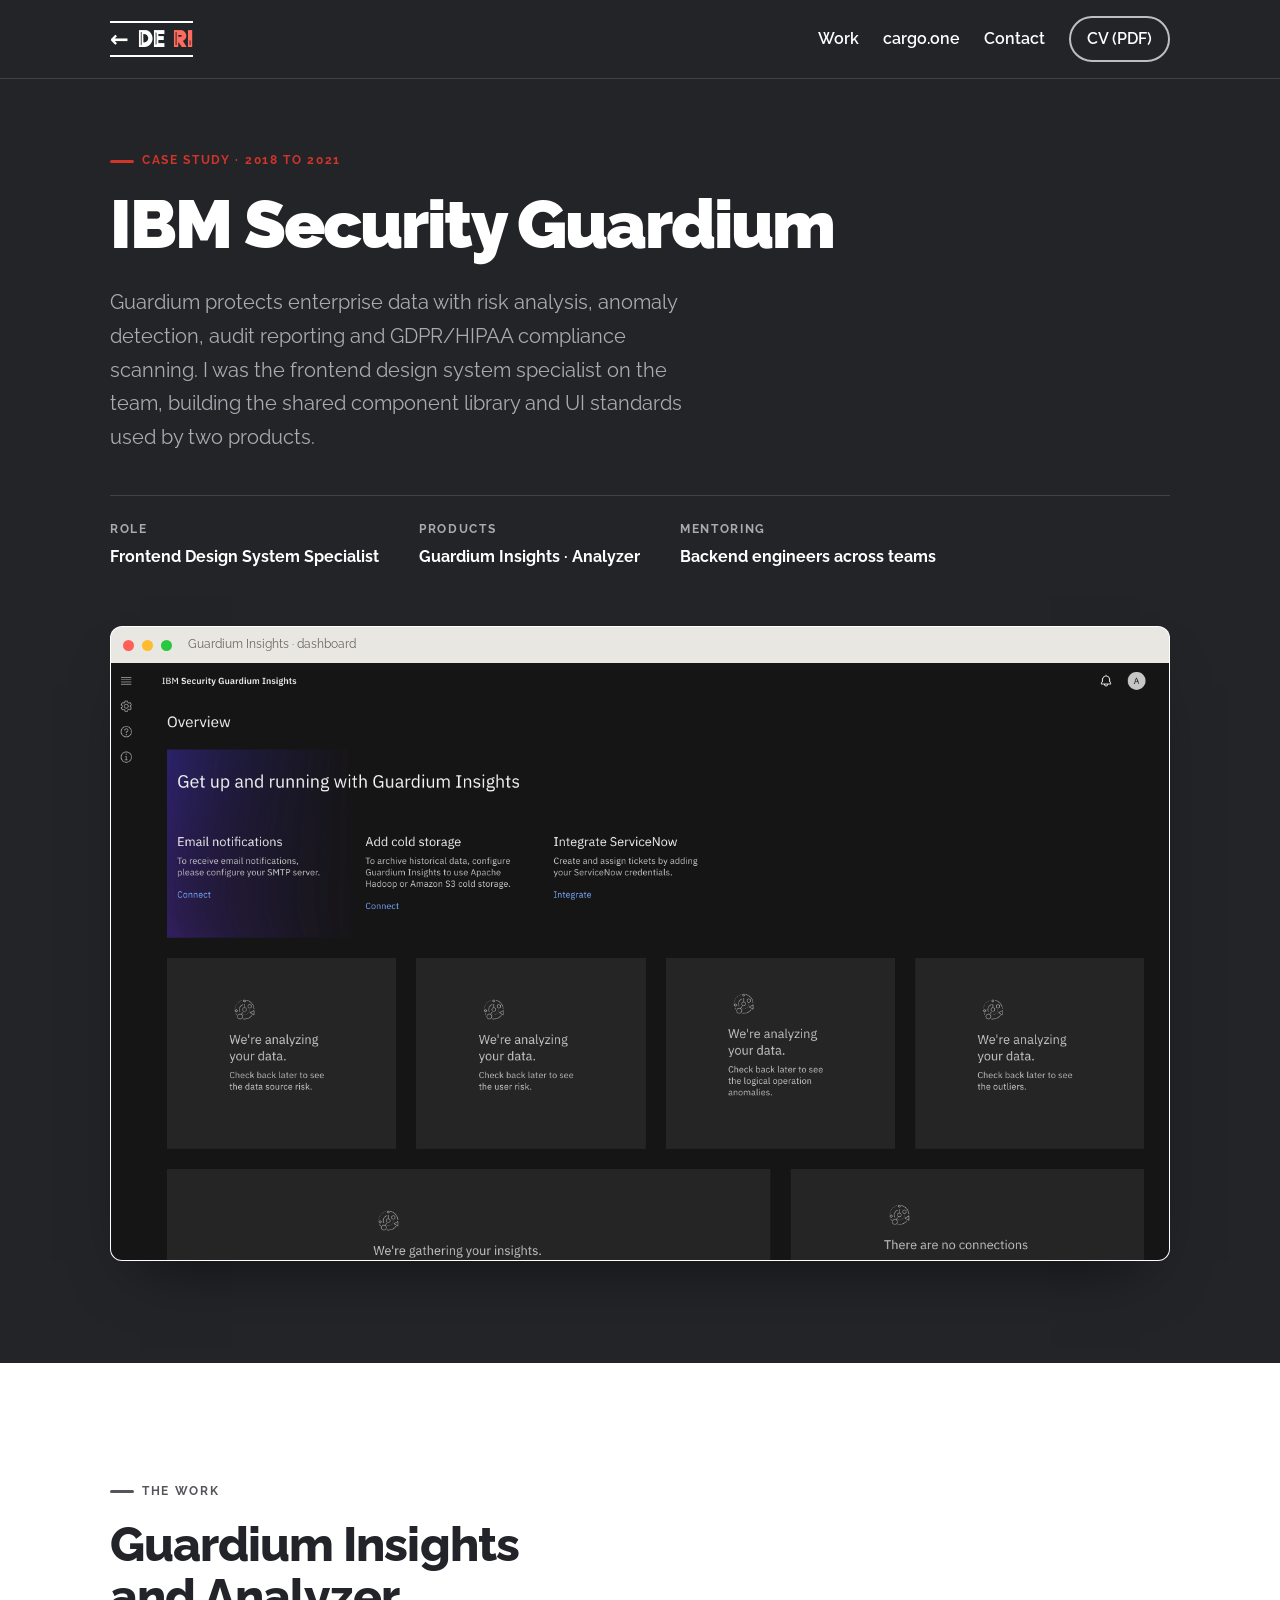
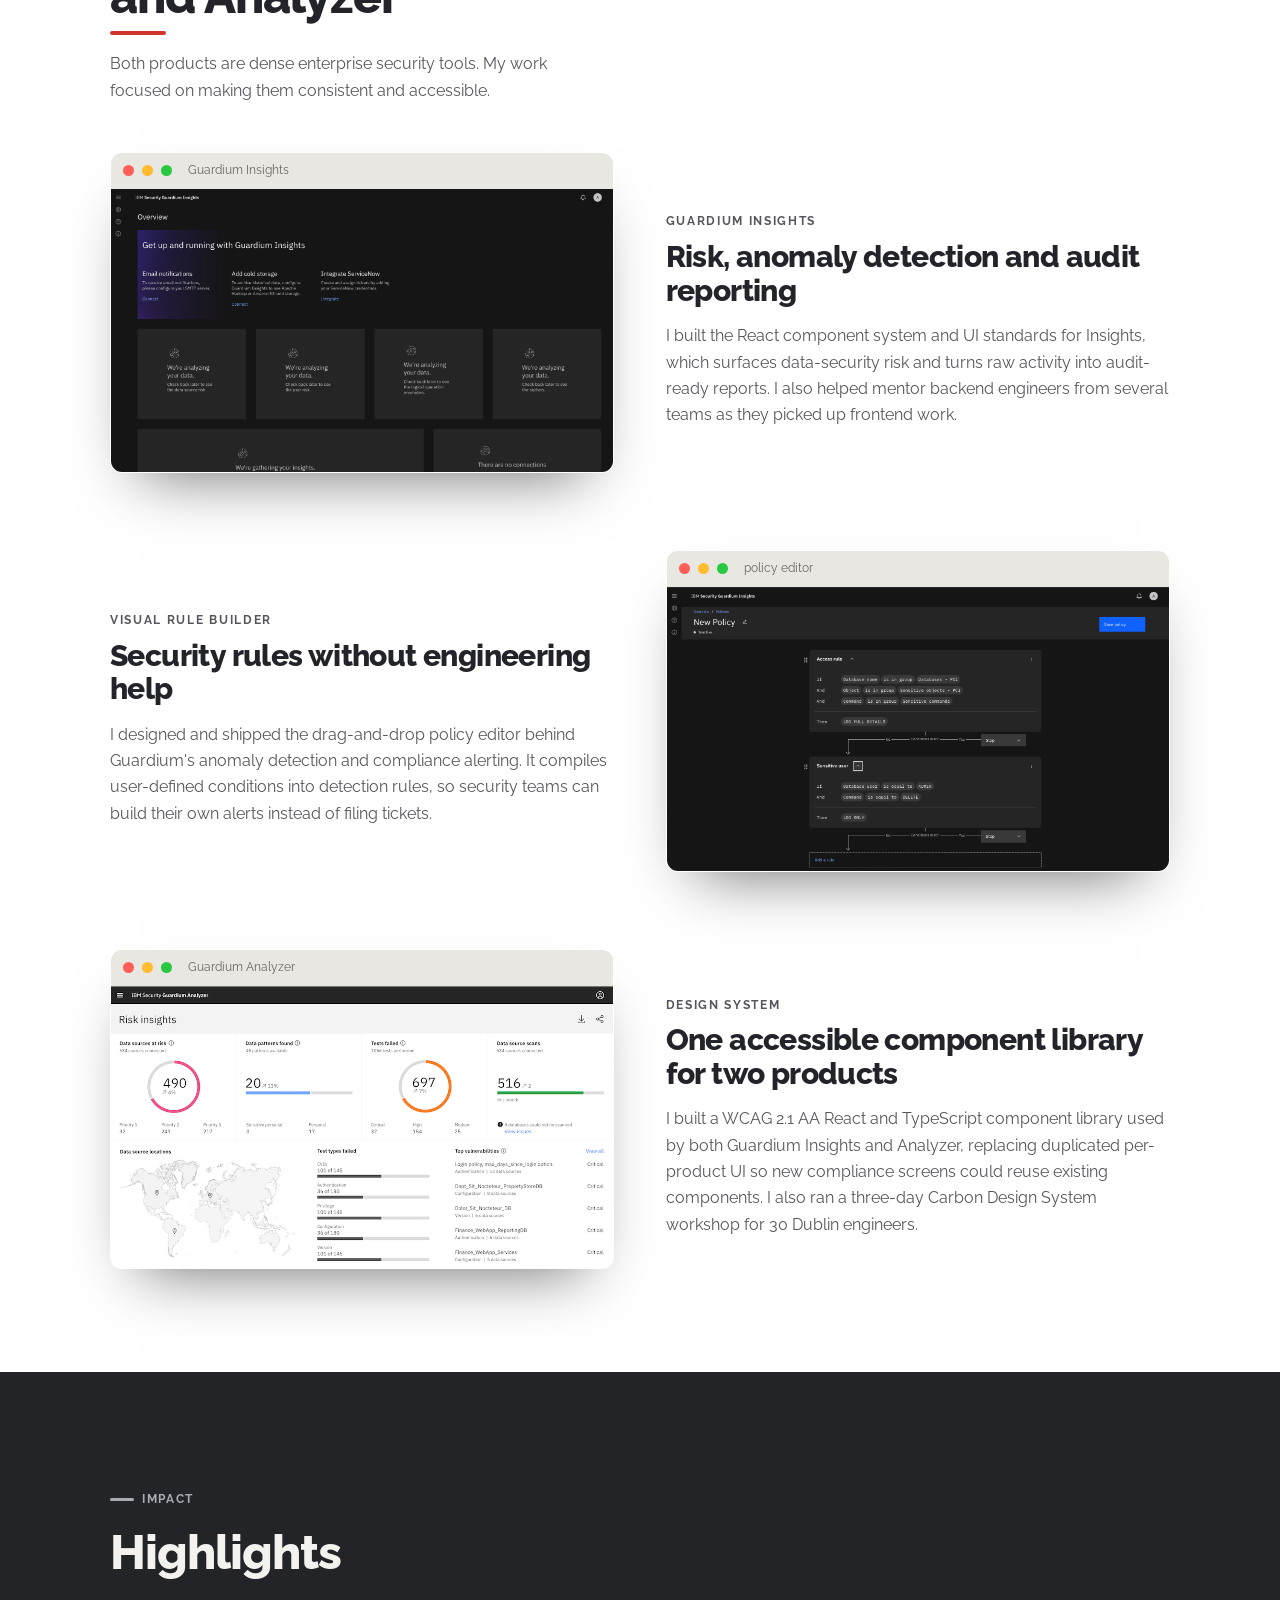
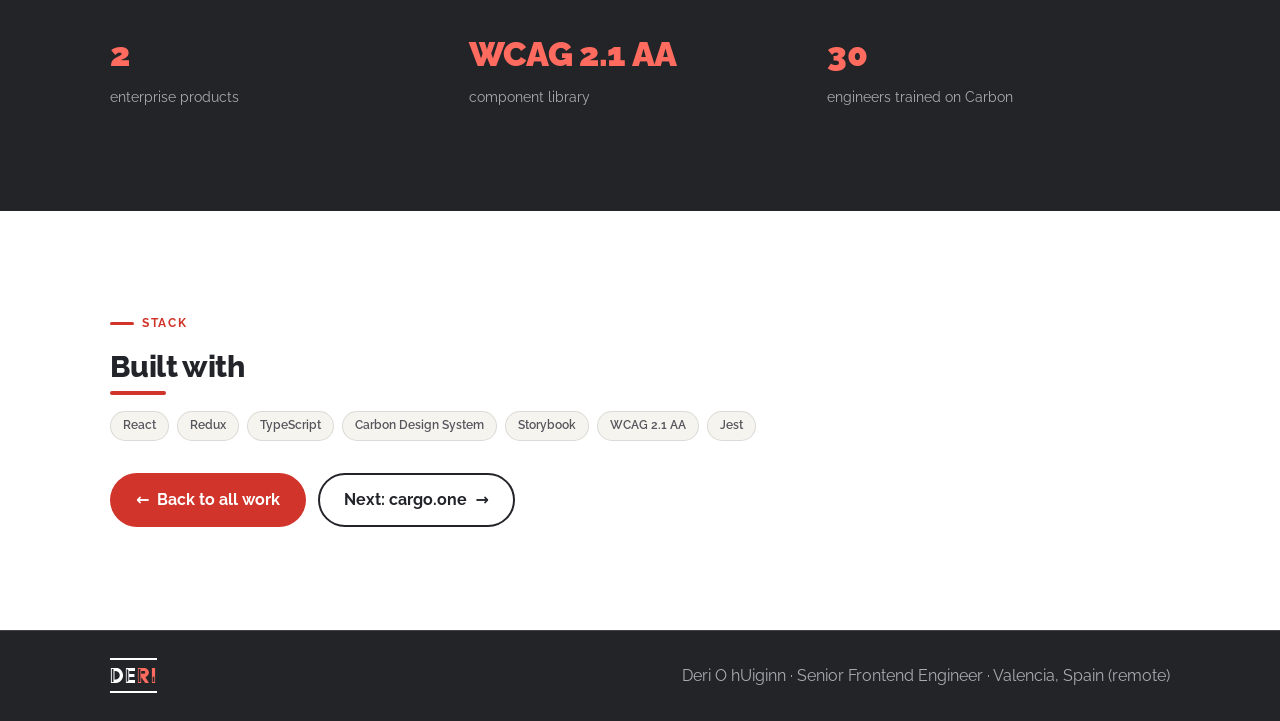
<file: ibm-security.html>
<!DOCTYPE html>
<html lang="en">
  <head>
    <meta charset="utf-8" />
    <meta name="viewport" content="width=device-width, initial-scale=1.0" />
    <title>IBM Security Guardium case study · Deri O hUiginn</title>
    <meta name="description" content="IBM Security Guardium case study: frontend design system specialist on Guardium Insights and Analyzer, building a WCAG 2.1 AA React component library and the visual rule builder." />
    <link rel="icon" href="favicon.svg" type="image/svg+xml" />
    <link rel="preconnect" href="https://fonts.googleapis.com" />
    <link rel="preconnect" href="https://fonts.gstatic.com" crossorigin />
    <link rel="stylesheet" href="https://fonts.googleapis.com/css2?family=Raleway:wght@500;600;700;800;900&display=swap" />
    <link rel="stylesheet" href="styles.css" />
  </head>
  <body>
    <a class="skip-link" href="#main">Skip to content</a>

    <header class="topbar">
      <div class="wrap nav__inner">
        <a class="brand back" href="index.html#work" aria-label="Back to home"><span aria-hidden="true">←</span> DE<span class="r">RI</span></a>
        <nav class="topbar__links" aria-label="Case studies">
          <a href="index.html#work">Work</a>
          <a href="cargo-one.html">cargo.one</a>
          <a href="index.html#contact">Contact</a>
          <a class="nav__cta" href="images/Deri-O-Huiginn-Resume.pdf" download>CV (PDF)</a>
        </nav>
      </div>
    </header>

    <main id="main">
      <section class="case-hero section">
        <div class="wrap">
          <p class="eyebrow">Case study · 2018 to 2021</p>
          <h1 class="h-xl">IBM Security Guardium</h1>
          <p class="lead">
            Guardium protects enterprise data with risk analysis, anomaly
            detection, audit reporting and GDPR/HIPAA compliance scanning. I was
            the frontend design system specialist on the team, building the shared
            component library and UI standards used by two products.
          </p>
          <dl class="case-hero__meta">
            <div><dt class="k">Role</dt><dd class="v">Frontend Design System Specialist</dd></div>
            <div><dt class="k">Products</dt><dd class="v">Guardium Insights · Analyzer</dd></div>
            <div><dt class="k">Mentoring</dt><dd class="v">Backend engineers across teams</dd></div>
          </dl>
          <figure class="window case-shot">
            <div class="window__bar" aria-hidden="true"><span class="window__dot"></span><span class="window__dot"></span><span class="window__dot"></span><span class="window__url">Guardium Insights · dashboard</span></div>
            <img src="images/insights-dashboard.png" alt="Guardium Insights dashboard showing risk analysis and audit reporting" width="3328" height="1878" />
          </figure>
        </div>
      </section>

      <section class="section" aria-labelledby="work-title">
        <div class="wrap">
          <div class="head">
            <p class="eyebrow">The work</p>
            <h2 class="h-lg uline" id="work-title">Guardium Insights and Analyzer</h2>
            <p>Both products are dense enterprise security tools. My work focused on making them consistent and accessible.</p>
          </div>

          <div class="feat-row">
            <div class="feat-row__media">
              <figure class="window">
                <div class="window__bar" aria-hidden="true"><span class="window__dot"></span><span class="window__dot"></span><span class="window__dot"></span><span class="window__url">Guardium Insights</span></div>
                <img src="images/insights-dashboard.png" alt="Guardium Insights dashboard" width="3328" height="1878" loading="lazy" />
              </figure>
            </div>
            <div class="feat-row__body">
              <p class="feat-row__ey">Guardium Insights</p>
              <h3>Risk, anomaly detection and audit reporting</h3>
              <p>
                I built the React component system and UI standards for Insights,
                which surfaces data-security risk and turns raw activity into
                audit-ready reports. I also helped mentor backend engineers from
                several teams as they picked up frontend work.
              </p>
            </div>
          </div>

          <div class="feat-row feat-row--rev">
            <div class="feat-row__media">
              <figure class="window">
                <div class="window__bar" aria-hidden="true"><span class="window__dot"></span><span class="window__dot"></span><span class="window__dot"></span><span class="window__url">policy editor</span></div>
                <img src="images/insights-policy1.png" alt="Visual rule builder: drag-and-drop policy editor" width="3328" height="1882" loading="lazy" />
              </figure>
            </div>
            <div class="feat-row__body">
              <p class="feat-row__ey">Visual rule builder</p>
              <h3>Security rules without engineering help</h3>
              <p>
                I designed and shipped the drag-and-drop policy editor behind
                Guardium's anomaly detection and compliance alerting. It compiles
                user-defined conditions into detection rules, so security teams can
                build their own alerts instead of filing tickets.
              </p>
            </div>
          </div>

          <div class="feat-row">
            <div class="feat-row__media">
              <figure class="window">
                <div class="window__bar" aria-hidden="true"><span class="window__dot"></span><span class="window__dot"></span><span class="window__dot"></span><span class="window__url">Guardium Analyzer</span></div>
                <img src="images/analyzer-dashboard.png" alt="Guardium Analyzer showing GDPR and HIPAA compliance scanning" width="960" height="540" loading="lazy" />
              </figure>
            </div>
            <div class="feat-row__body">
              <p class="feat-row__ey">Design system</p>
              <h3>One accessible component library for two products</h3>
              <p>
                I built a WCAG 2.1 AA React and TypeScript component library used by
                both Guardium Insights and Analyzer, replacing duplicated
                per-product UI so new compliance screens could reuse existing
                components. I also ran a three-day Carbon Design System workshop
                for 30 Dublin engineers.
              </p>
            </div>
          </div>
        </div>
      </section>

      <section class="section section--ink" aria-labelledby="highlights-title">
        <div class="wrap">
          <div class="head">
            <p class="eyebrow">Impact</p>
            <h2 class="h-lg" id="highlights-title">Highlights</h2>
          </div>
          <dl class="stats">
            <div class="stat"><dt class="stat__k">enterprise products</dt><dd class="stat__v">2</dd></div>
            <div class="stat"><dt class="stat__k">component library</dt><dd class="stat__v">WCAG 2.1 AA</dd></div>
            <div class="stat"><dt class="stat__k">engineers trained on Carbon</dt><dd class="stat__v">30</dd></div>
          </dl>
        </div>
      </section>

      <section class="section" aria-labelledby="stack-title">
        <div class="wrap">
          <p class="eyebrow">Stack</p>
          <h2 class="h-md uline" id="stack-title">Built with</h2>
          <ul class="tags" aria-label="Technologies">
            <li class="tag">React</li><li class="tag">Redux</li><li class="tag">TypeScript</li>
            <li class="tag">Carbon Design System</li><li class="tag">Storybook</li>
            <li class="tag">WCAG 2.1 AA</li><li class="tag">Jest</li>
          </ul>
          <div class="actions">
            <a class="btn btn--primary" href="index.html#work"><span class="arrow" aria-hidden="true">←</span> Back to all work</a>
            <a class="btn btn--ghost" href="cargo-one.html">Next: cargo.one <span class="arrow" aria-hidden="true">→</span></a>
          </div>
        </div>
      </section>
    </main>

    <footer class="footer">
      <div class="wrap footer__inner">
        <span class="brand" aria-hidden="true">DE<span class="r">RI</span></span>
        <span>Deri O hUiginn · Senior Frontend Engineer · Valencia, Spain (remote)</span>
      </div>
    </footer>
  </body>
</html>
</file>
<file: styles.css>
/* ==========================================================================
   Deri O hUiginn: portfolio styles
   One token set drives everything below. Rules:
   - Colours, type sizes, spacing, radii, shadows and motion come from tokens.
   - Red is the only accent. --accent-fill for backgrounds and borders,
     --accent-text for text on light surfaces (passes WCAG AA at 4.9:1),
     --accent-on-dark for text and marks on ink surfaces.
   - One label style (.label and the classes that share it) for all small caps text.
   - Hover lift only on things that are clickable.
   ========================================================================== */

@font-face {
  font-family: 'Logofont';
  src: url('fonts/hff-black-steel-webfont.woff2') format('woff2'),
       url('fonts/hff-black-steel-webfont.woff') format('woff'),
       url('fonts/HFF-Black-Steel.ttf') format('truetype');
  font-display: swap;
}

:root {
  /* colour */
  --ink: #232428;
  --ink-raised: #2e2f34;
  --paper: #ffffff;
  --paper-2: #f6f4ee;
  --white: #ffffff;
  --text: #23242a;
  --text-dim: #55565d;
  --on-ink: #f3f2ef;
  --on-ink-dim: #a9abb2;
  --line: rgba(35, 36, 40, 0.12);
  --line-ink: rgba(255, 255, 255, 0.14);
  --accent-fill: #d0342a;
  --accent-fill-hover: #b02a21;
  --accent-text: #d0342a;
  --accent-on-dark: #ff6b5e;
  --hero-blue: #3f5f83;
  --hero-shade-strong: rgba(14, 22, 36, 0.80);
  --hero-shade-mid: rgba(14, 22, 36, 0.34);
  --hero-shade-soft: rgba(14, 22, 36, 0.06);
  --window-bar: #e9e7e2;
  --window-url: #6a675f;
  --dot-red: #ff5f57;
  --dot-amber: #febc2e;
  --dot-green: #28c840;

  /* type */
  --font-sans: 'Raleway', system-ui, -apple-system, 'Segoe UI', sans-serif;
  --font-logo: 'Logofont', var(--font-sans);
  --fs-xs: 0.75rem;
  --fs-sm: 0.875rem;
  --fs-md: 1rem;
  --fs-lg: 1.125rem;
  --fs-lead: clamp(1.05rem, 1.6vw, 1.3rem);
  --fs-h4: clamp(1.15rem, 2vw, 1.4rem);
  --fs-h3: clamp(1.35rem, 2.5vw, 1.9rem);
  --fs-h2: clamp(1.9rem, 4vw, 3rem);
  --fs-h1: clamp(2.4rem, 6vw, 4.25rem);
  --fs-stat: clamp(1.5rem, 3vw, 2.1rem);
  --fw-medium: 500;
  --fw-semibold: 600;
  --fw-bold: 700;
  --fw-heavy: 800;
  --fw-black: 900;
  --lh-body: 1.65;
  --lh-tight: 1.1;
  --tracking-label: 0.14em;
  --measure: 60ch;

  /* spacing (4px base) */
  --sp-1: 0.25rem;
  --sp-2: 0.5rem;
  --sp-3: 0.75rem;
  --sp-4: 1rem;
  --sp-5: 1.5rem;
  --sp-6: 2rem;
  --sp-7: 2.5rem;
  --sp-8: 3rem;
  --sp-9: 4rem;
  --section-y: clamp(3.5rem, 8vw, 7rem);
  --gutter: clamp(1.25rem, 5vw, 2.5rem);
  --wrap: 1140px;

  /* shape */
  --r-sm: 4px;
  --r-md: 12px;
  --r-lg: 20px;
  --r-pill: 999px;
  --border-accent: 4px;

  /* elevation */
  --shadow-window: 0 30px 60px -30px rgba(0, 0, 0, 0.6);
  --shadow-text: 0 2px 16px rgba(0, 0, 0, 0.45);

  /* motion */
  --ease: cubic-bezier(0.22, 1, 0.36, 1);
  --dur-fast: 0.2s;
  --dur-med: 0.3s;
}

/* reset */
*, *::before, *::after { box-sizing: border-box; }
* { margin: 0; }
html { scroll-behavior: smooth; -webkit-text-size-adjust: 100%; }
body {
  font-family: var(--font-sans);
  font-size: var(--fs-md);
  line-height: var(--lh-body);
  background: var(--paper);
  color: var(--text);
  -webkit-font-smoothing: antialiased;
  overflow-x: hidden;
}
img { max-width: 100%; height: auto; display: block; }
a { color: inherit; text-decoration: none; }
button { font: inherit; color: inherit; cursor: pointer; }
::selection { background: var(--accent-fill); color: var(--white); }

/* accessibility */
.skip-link { position: absolute; left: var(--sp-4); top: -100px; z-index: 100; padding: var(--sp-2) var(--sp-4);
  background: var(--white); color: var(--ink); font-weight: var(--fw-bold); border-radius: var(--r-sm); }
.skip-link:focus { top: var(--sp-4); }
.visually-hidden { position: absolute; width: 1px; height: 1px; padding: 0; margin: -1px; overflow: hidden; clip: rect(0 0 0 0); white-space: nowrap; border: 0; }
:focus-visible { outline: 3px solid var(--accent-on-dark); outline-offset: 3px; border-radius: var(--r-sm); }
.section:not(.section--ink) :focus-visible { outline-color: var(--accent-text); }

/* layout */
.wrap { width: 100%; max-width: var(--wrap); margin-inline: auto; padding-inline: var(--gutter); }
.section { padding-block: var(--section-y); }
.section--ink { background: var(--ink); color: var(--on-ink); }
.section--paper2 { background: var(--paper-2); }

/* typography */
h1, h2, h3, h4 { font-weight: var(--fw-heavy); line-height: var(--lh-tight); letter-spacing: -0.02em; }
.h-xl { font-size: var(--fs-h1); font-weight: var(--fw-black); letter-spacing: -0.03em; }
.h-lg { font-size: var(--fs-h2); }
.h-md { font-size: var(--fs-h3); }
.lead { font-size: var(--fs-lead); color: var(--text-dim); max-width: 48ch; }
.lead + .lead { margin-top: var(--sp-5); }
.h-lg + .lead, .h-md + .lead { margin-top: var(--sp-4); }
.section--ink .lead { color: var(--on-ink-dim); }

/* the one label style */
.label, .eyebrow, .workcard__role, .minicard__meta, .feat-row__ey, .case-hero__meta .k {
  font-size: var(--fs-xs); font-weight: var(--fw-bold); letter-spacing: var(--tracking-label); text-transform: uppercase;
}
.eyebrow { display: flex; width: fit-content; align-items: center; gap: var(--sp-2); margin-bottom: var(--sp-4); color: var(--accent-text); }
.eyebrow::before { content: ""; width: 1.5rem; height: 3px; border-radius: var(--r-sm); background: currentColor; }
.section--ink .eyebrow, .aipanel .eyebrow { color: var(--accent-on-dark); }

/* heading underline */
.uline { position: relative; display: inline-block; padding-bottom: var(--sp-3); }
.uline::after { content: ""; position: absolute; left: 0; bottom: 0; width: 3.5rem; height: var(--border-accent); border-radius: var(--r-sm); background: var(--accent-fill); }

.route { font-weight: var(--fw-bold); letter-spacing: 0.02em; }
.route .arrow { color: var(--accent-on-dark); margin-inline: 0.3em; }

/* ---------------- nav / hero ---------------- */
.hero { position: relative; color: var(--white); background: var(--hero-blue) url('images/pattern.svg') center/540px; min-height: 100vh; min-height: 100svh; display: flex; flex-direction: column; }
.hero::before { content: ""; position: absolute; inset: 0; z-index: 1; pointer-events: none;
  background: radial-gradient(130% 115% at 0% 0%, var(--hero-shade-strong), var(--hero-shade-mid) 52%, var(--hero-shade-soft) 100%); }
.hero__nav { position: relative; z-index: 3; }
.nav__inner { display: flex; align-items: center; justify-content: space-between; padding-block: var(--sp-5); }
.brand { font-family: var(--font-logo); font-size: 1.7rem; line-height: 0.9; color: var(--white); letter-spacing: 0.05em; position: relative; }
.brand::before, .brand::after { content: ""; position: absolute; left: 0; right: 0; height: 2px; background: currentColor; }
.brand::before { top: -8px; }
.brand::after { bottom: -8px; }
.brand .r { color: var(--accent-on-dark); }
.nav__links { display: flex; align-items: center; gap: clamp(var(--sp-5), 3vw, 2.25rem); }
.nav__links a { font-weight: var(--fw-semibold); color: var(--white); text-shadow: var(--shadow-text); transition: color var(--dur-fast); }
.nav__links a:hover { color: var(--accent-on-dark); }
.nav__cta { border: 2px solid rgba(255, 255, 255, 0.7); border-radius: var(--r-pill); padding: var(--sp-2) var(--sp-4); }
.nav__cta:hover { border-color: var(--accent-on-dark); }
.nav__toggle { display: none; background: none; border: 0; padding: var(--sp-2); }
.nav__toggle span { display: block; width: 26px; height: 3px; border-radius: var(--r-sm); background: var(--white); margin: 5px 0; transition: transform var(--dur-fast), opacity var(--dur-fast); }

.hero__body { position: relative; z-index: 2; flex: 1; display: flex; align-items: center; padding-block: clamp(var(--sp-6), 6vw, var(--sp-9)); }
.hero__inner { max-width: 60rem; }
.hero__im { font-size: clamp(1.6rem, 4.5vw, 3rem); font-weight: var(--fw-heavy); line-height: 1.2; min-height: 2.4em; text-shadow: var(--shadow-text); }
.hero__tag { font-size: clamp(1.15rem, 2vw, 1.5rem); font-weight: var(--fw-semibold); margin-top: var(--sp-5); color: var(--white); max-width: 42ch; text-shadow: var(--shadow-text); }
.hero__tag .accent { color: var(--accent-on-dark); }
.hero__scroll { position: relative; z-index: 2; text-align: center; padding-bottom: var(--sp-6); color: var(--white); font-size: var(--fs-xs); letter-spacing: var(--tracking-label); text-transform: uppercase; text-shadow: var(--shadow-text); }
.hero__scroll span { display: block; font-size: 1.3rem; margin-top: var(--sp-1); animation: bob 1.8s var(--ease) infinite; }
@keyframes bob { 50% { transform: translateY(6px); } }

/* buttons */
.actions { display: flex; flex-wrap: wrap; gap: var(--sp-3); margin-top: var(--sp-6); }
.btn { display: inline-flex; align-items: center; gap: var(--sp-2); font-weight: var(--fw-bold); font-size: var(--fs-md);
  padding: var(--sp-3) var(--sp-5); border-radius: var(--r-pill); border: 2px solid transparent;
  transition: transform var(--dur-fast) var(--ease), background var(--dur-fast), border-color var(--dur-fast), color var(--dur-fast); }
.btn:hover { transform: translateY(-2px); }
.btn--primary { background: var(--accent-fill); color: var(--white); }
.btn--primary:hover { background: var(--accent-fill-hover); }
.btn--ghost { border-color: currentColor; }
.btn--ghost:hover { background: var(--accent-fill); border-color: var(--accent-fill); color: var(--white); }
.btn .arrow { transition: transform var(--dur-fast) var(--ease); }
.btn:hover .arrow { transform: translateX(3px); }

/* ---------------- about ---------------- */
.about { display: grid; grid-template-columns: 0.85fr 1.15fr; gap: clamp(var(--sp-5), 5vw, var(--sp-9)); align-items: center; }
.about__photo { border-radius: var(--r-lg); overflow: hidden; background: var(--paper-2); border: 1px solid var(--line); }
.about__body p { color: var(--text-dim); margin-top: var(--sp-4); max-width: 52ch; }
.about__body .lead { color: var(--text); font-weight: var(--fw-medium); }
.about__body .eyebrow { color: var(--accent-text); margin-top: 0; }

/* ---------------- featured work ---------------- */
.feature { display: grid; grid-template-columns: 1.1fr 0.9fr; gap: clamp(var(--sp-5), 4vw, 3.5rem); align-items: center; }
.feature__body p { color: var(--on-ink-dim); margin-top: var(--sp-4); max-width: 46ch; }
.feature__body .route { color: var(--white); }

/* screenshot frame */
.window { border-radius: var(--r-md); overflow: hidden; background: var(--white); border: 1px solid var(--line-ink); box-shadow: var(--shadow-window); }
.window__bar { display: flex; align-items: center; gap: var(--sp-2); padding: var(--sp-2) var(--sp-3); background: var(--window-bar); }
.window__dot { width: 11px; height: 11px; border-radius: 50%; }
.window__dot:nth-child(1) { background: var(--dot-red); }
.window__dot:nth-child(2) { background: var(--dot-amber); }
.window__dot:nth-child(3) { background: var(--dot-green); }
.window__url { font-size: var(--fs-xs); color: var(--window-url); margin-left: var(--sp-2); }
.window img { width: 100%; height: auto; }

/* stats */
.stats { display: grid; grid-template-columns: repeat(auto-fit, minmax(150px, 1fr)); gap: var(--sp-5) var(--sp-4); margin-top: var(--sp-7); }
.stat { display: flex; flex-direction: column-reverse; justify-content: flex-end; }
.stat__v { font-size: var(--fs-stat); font-weight: var(--fw-black); letter-spacing: -0.02em; color: var(--accent-on-dark); }
.stat__k { font-size: var(--fs-sm); color: var(--on-ink-dim); margin-top: var(--sp-1); }
.stats + .lead { margin-top: var(--sp-7); }

/* ---------------- section head ---------------- */
.head { max-width: 46ch; margin-bottom: clamp(var(--sp-6), 4vw, var(--sp-8)); }
.head p { color: var(--text-dim); margin-top: var(--sp-4); }
.section--ink .head p { color: var(--on-ink-dim); }

/* ---------------- experience cards ---------------- */
.worklist { display: grid; gap: var(--sp-4); }
.workcard { display: grid; grid-template-columns: 7rem 1fr auto; gap: var(--sp-5); align-items: baseline;
  padding: clamp(var(--sp-5), 3vw, var(--sp-6)); border-radius: var(--r-md); background: var(--paper);
  border: 1px solid var(--line); border-left: var(--border-accent) solid var(--accent-fill); }
.workcard__year { font-weight: var(--fw-bold); color: var(--text-dim); font-size: var(--fs-sm); white-space: nowrap; }
.workcard__role { color: var(--accent-text); margin-bottom: var(--sp-1); }
.workcard__title { font-size: var(--fs-h4); font-weight: var(--fw-heavy); }
.workcard__desc { color: var(--text-dim); margin-top: var(--sp-2); max-width: var(--measure); }
.workcard__link { font-weight: var(--fw-bold); color: var(--accent-text); white-space: nowrap; align-self: center; }
.workcard__link:hover { text-decoration: underline; text-underline-offset: 3px; }

/* earlier work */
.minicards { display: grid; grid-template-columns: repeat(auto-fit, minmax(230px, 1fr)); gap: var(--sp-4); }
.minicard { padding: var(--sp-5); border-radius: var(--r-md); background: var(--paper); color: var(--text);
  border: 1px solid var(--line); border-top: var(--border-accent) solid var(--accent-fill); }
.minicard__meta { color: var(--text-dim); }
.minicard__title { font-size: var(--fs-lg); font-weight: var(--fw-heavy); margin-top: var(--sp-2); }
.minicard__desc { color: var(--text-dim); font-size: var(--fs-sm); margin-top: var(--sp-2); }

/* side projects: links sit at the bottom of each card */
.minicard--project { display: flex; flex-direction: column; }
.minicard--project .actions { margin-top: auto; padding-top: var(--sp-5); }

/* ---------------- skills ---------------- */
.skillgrid { display: grid; grid-template-columns: repeat(4, 1fr); gap: clamp(var(--sp-5), 2.5vw, var(--sp-6)); }
.skill__icon { width: 76px; height: 76px; display: grid; place-items: center; border-radius: var(--r-md); background: var(--paper-2); border: 1px solid var(--line); margin-bottom: var(--sp-4); }
.skill__icon img { width: 46px; height: 46px; object-fit: contain; }
.skill__title { font-size: var(--fs-lg); font-weight: var(--fw-heavy); }
.skill__title::after { content: ""; display: block; width: var(--sp-6); height: 3px; border-radius: var(--r-sm); background: var(--accent-fill); margin-top: var(--sp-2); }
.skill__desc { color: var(--text-dim); margin-top: var(--sp-3); font-size: var(--fs-sm); }
.tags { display: flex; flex-wrap: wrap; gap: var(--sp-2); margin-top: var(--sp-4); padding: 0; list-style: none; }
.tag { font-size: var(--fs-xs); font-weight: var(--fw-semibold); padding: var(--sp-1) var(--sp-3); border-radius: var(--r-pill); background: var(--paper-2); border: 1px solid var(--line); color: var(--text-dim); }

/* ---------------- AI panel ---------------- */
.aipanel { margin-top: clamp(var(--sp-7), 4vw, var(--sp-8)); border-radius: var(--r-lg); background: var(--ink); color: var(--on-ink); border: 1px solid var(--line-ink); }
.aipanel__grid { display: grid; grid-template-columns: 0.9fr 1.1fr; gap: clamp(var(--sp-5), 4vw, var(--sp-8)); padding: clamp(var(--sp-6), 4vw, var(--sp-8)); align-items: start; }
.aipanel__title { font-size: var(--fs-h3); }
.aipanel__body p { color: var(--on-ink-dim); }
.aipanel__body p + p { margin-top: var(--sp-4); }
.aipanel .tags { margin-top: var(--sp-5); }
.aipanel .tag { background: rgba(255, 255, 255, 0.06); border-color: var(--line-ink); color: var(--on-ink); }

/* ---------------- contact ---------------- */
.contact__links { display: flex; flex-wrap: wrap; gap: var(--sp-3); margin-top: var(--sp-6); }

/* footer */
.footer { background: var(--ink); color: var(--on-ink-dim); padding-block: var(--sp-6); border-top: 1px solid var(--line-ink); }
.footer__inner { display: flex; flex-wrap: wrap; justify-content: space-between; align-items: center; gap: var(--sp-4); }
.footer .brand { font-size: 1.3rem; }

/* ---------------- case-study pages ---------------- */
.topbar { position: sticky; top: 0; z-index: 50; background: var(--ink); color: var(--white); border-bottom: 1px solid var(--line-ink); }
.topbar .brand { font-size: 1.4rem; }
.topbar .nav__inner { padding-block: var(--sp-4); }
.topbar .back { display: inline-flex; align-items: center; gap: var(--sp-2); font-weight: var(--fw-bold); }
.topbar__links { display: flex; flex-wrap: wrap; align-items: center; gap: var(--sp-3) var(--sp-5); }
.topbar__links a { color: var(--white); font-weight: var(--fw-semibold); transition: color var(--dur-fast); }
.topbar__links a:hover { color: var(--accent-on-dark); }

.case-hero { background: var(--ink); color: var(--white); padding-top: clamp(var(--sp-7), 6vw, 4.5rem); }
.case-hero .route { margin-top: var(--sp-4); color: var(--white); }
.case-hero .lead { color: var(--on-ink-dim); margin-top: var(--sp-5); }
.case-hero__meta { display: flex; flex-wrap: wrap; gap: var(--sp-5) var(--sp-7); margin-top: var(--sp-7); padding-top: var(--sp-5); border-top: 1px solid var(--line-ink); }
.case-hero__meta .k { color: var(--on-ink-dim); }
.case-hero__meta .v { font-weight: var(--fw-bold); margin-top: var(--sp-1); }
.case-shot { margin-top: clamp(var(--sp-6), 5vw, 3.5rem); }

.feat-row { display: grid; grid-template-columns: 1fr 1fr; gap: clamp(var(--sp-5), 4vw, 3.5rem); align-items: center; }
.feat-row + .feat-row { margin-top: clamp(var(--sp-7), 6vw, 5rem); }
.feat-row--rev .feat-row__media { order: 2; }
.feat-row__ey { color: var(--accent-text); }
.feat-row h3 { font-size: var(--fs-h3); margin-top: var(--sp-2); }
.feat-row p { color: var(--text-dim); margin-top: var(--sp-4); }

/* ---------------- responsive ---------------- */
@media (max-width: 980px) { .skillgrid { grid-template-columns: repeat(2, 1fr); } }
@media (max-width: 820px) {
  .about, .feature, .aipanel__grid, .feat-row { grid-template-columns: 1fr; }
  .feature__media, .about__photo { order: -1; }
  .feat-row--rev .feat-row__media { order: 0; }
  .workcard { grid-template-columns: 1fr; gap: var(--sp-2); }
  .workcard__link { align-self: start; }
}
@media (max-width: 640px) {
  .nav__links { position: fixed; inset: 0 0 0 auto; width: min(78vw, 320px); flex-direction: column;
    align-items: flex-start; justify-content: center; gap: var(--sp-5); padding: var(--sp-6);
    background: var(--ink); transform: translateX(100%); visibility: hidden;
    transition: transform var(--dur-med) var(--ease), visibility var(--dur-med); z-index: 40; }
  .hero.nav-open .nav__links { transform: translateX(0); visibility: visible; }
  .nav__toggle { display: block; position: relative; z-index: 50; }
  .hero.nav-open .nav__toggle span:nth-child(1) { transform: translateY(8px) rotate(45deg); }
  .hero.nav-open .nav__toggle span:nth-child(2) { opacity: 0; }
  .hero.nav-open .nav__toggle span:nth-child(3) { transform: translateY(-8px) rotate(-45deg); }
}
@media (max-width: 520px) { .skillgrid { grid-template-columns: 1fr; } }

@media (prefers-reduced-motion: reduce) {
  *, *::before, *::after { animation-duration: 0.001ms !important; animation-iteration-count: 1 !important; transition-duration: 0.001ms !important; scroll-behavior: auto !important; }
}
</file>
